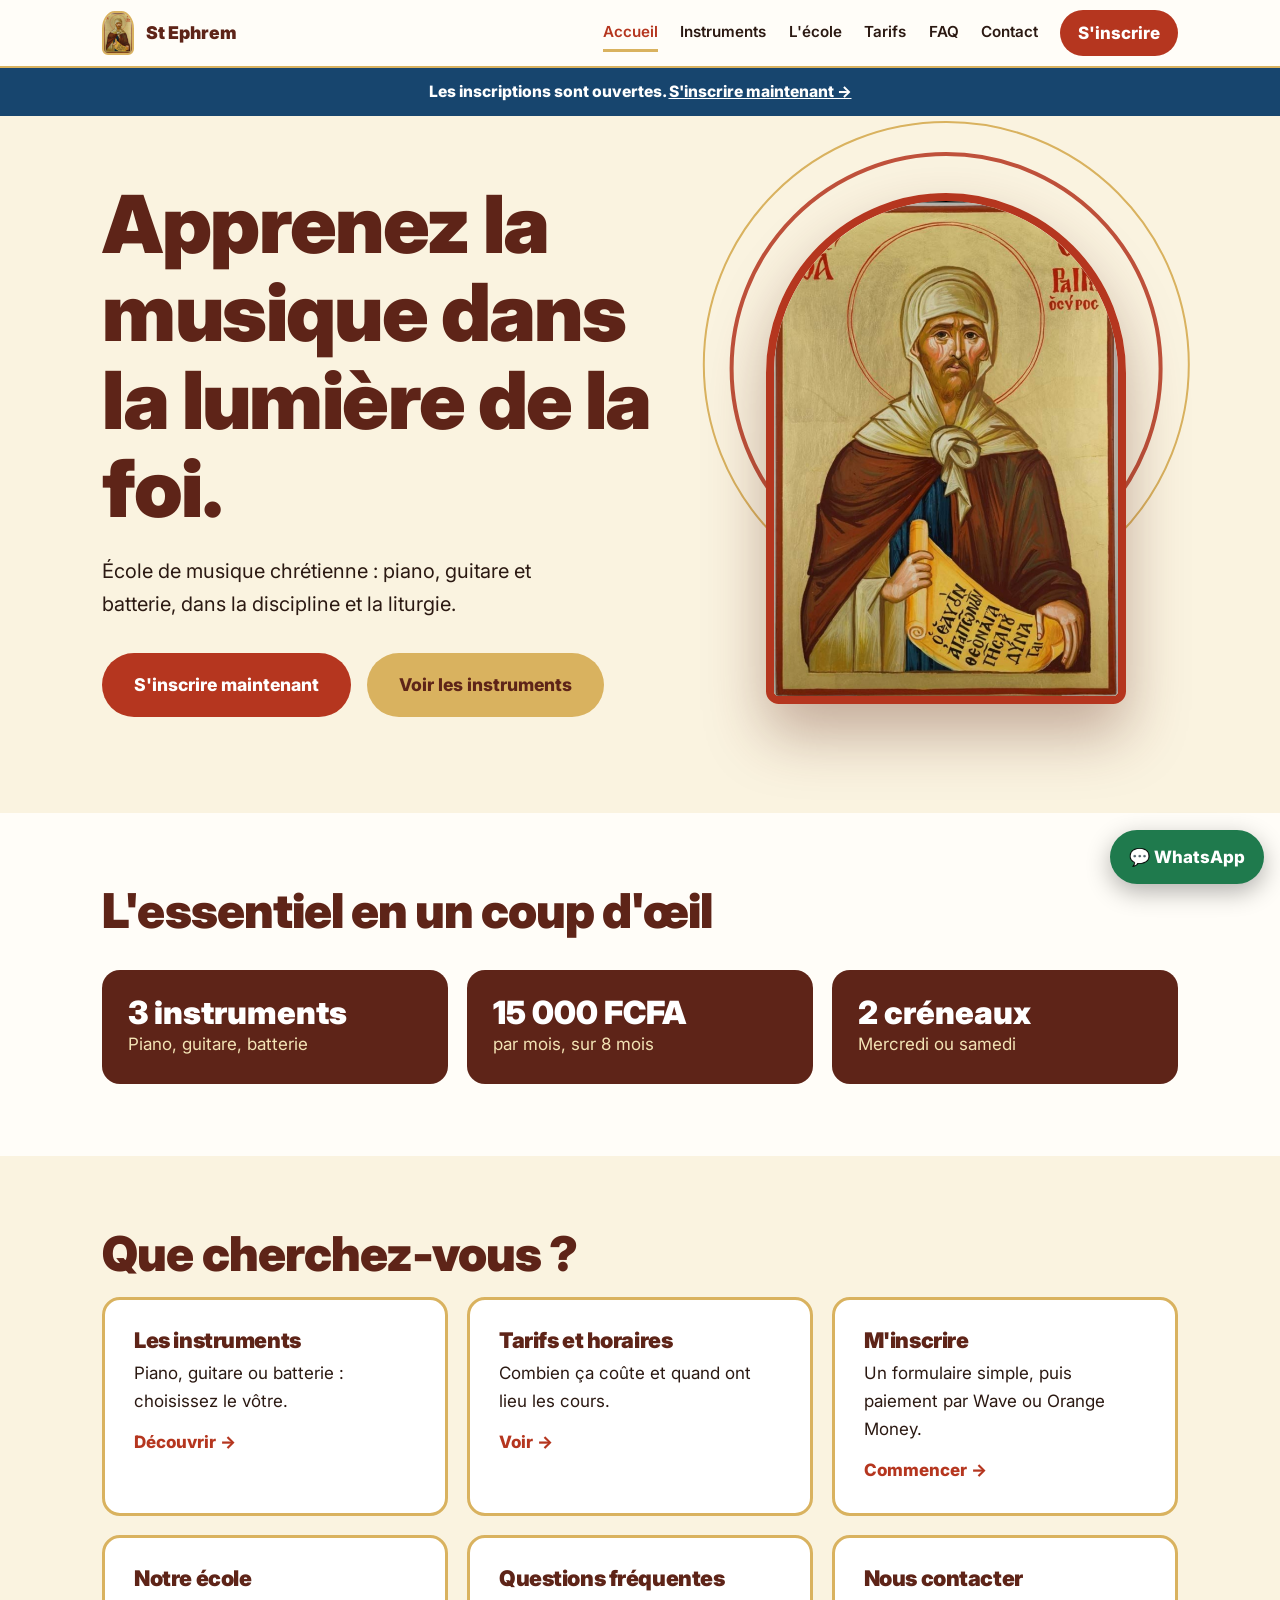
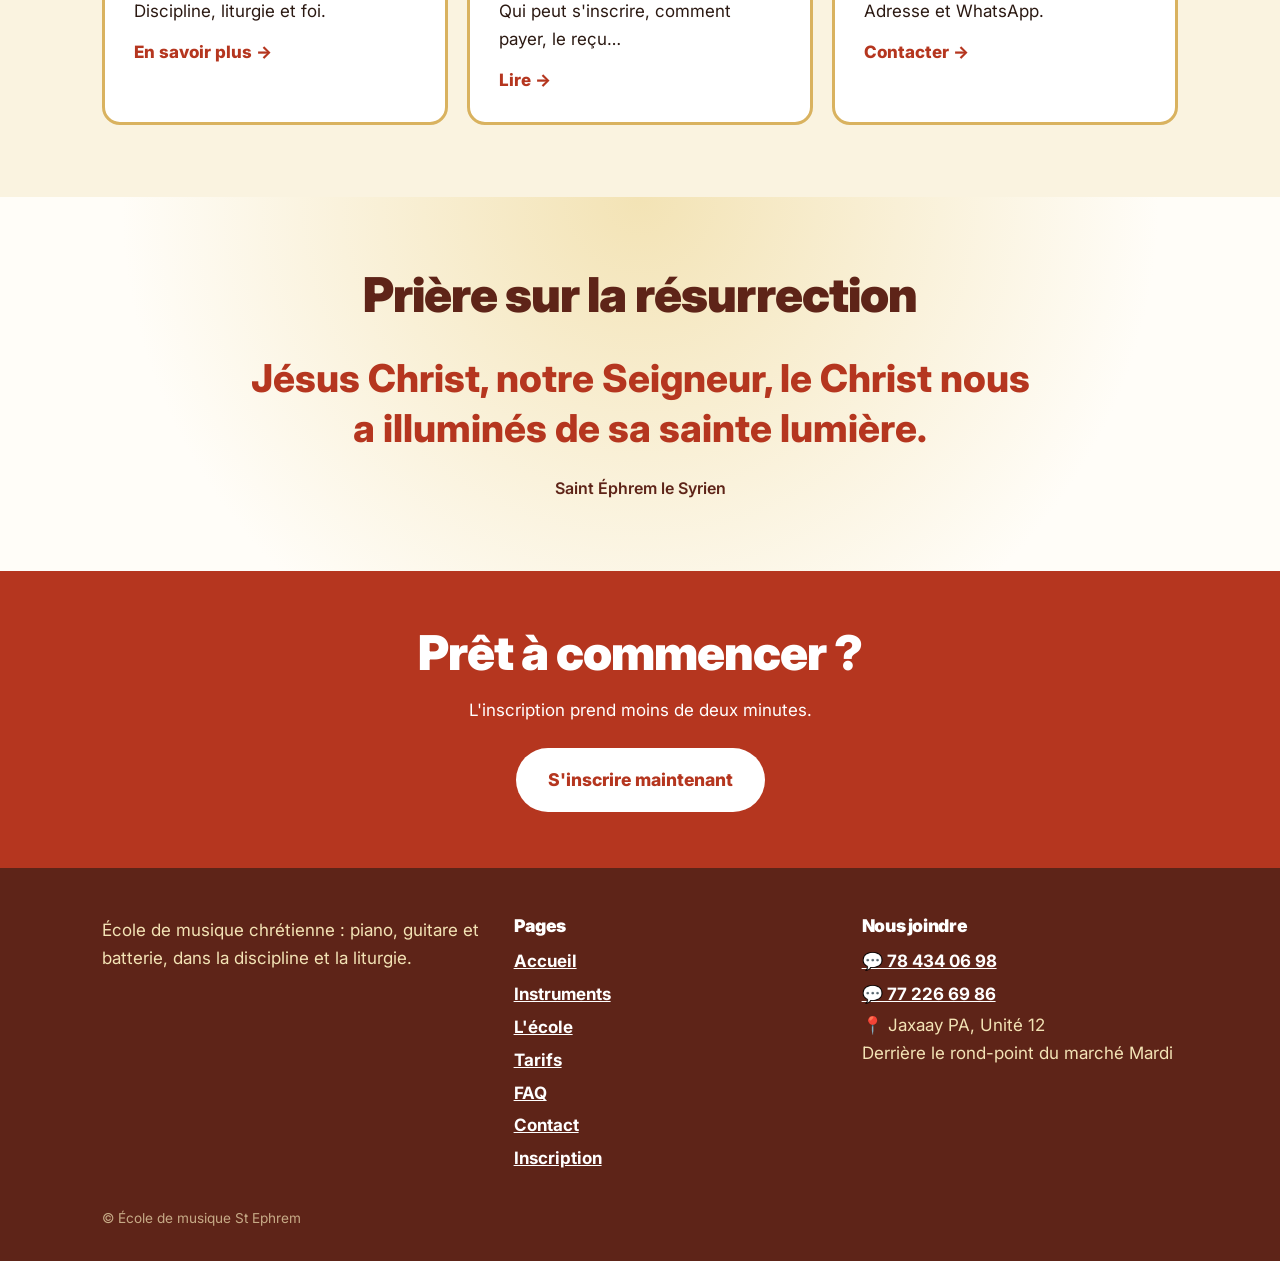
<file: index.html>
<!DOCTYPE html>
<html lang="fr">
<head>
<meta charset="utf-8">
<meta name="viewport" content="width=device-width, initial-scale=1, viewport-fit=cover">
<meta name="theme-color" content="#5E2418">
<title>École de musique St Ephrem – Piano, guitare, batterie</title>
<meta name="description" content="École de musique chrétienne St Ephrem : apprenez le piano, la guitare ou la batterie dans la discipline et la liturgie de la foi.">
<link rel="icon" href="logo.png">
<link rel="preconnect" href="https://fonts.googleapis.com">
<link rel="preconnect" href="https://fonts.gstatic.com" crossorigin>
<link href="https://fonts.googleapis.com/css2?family=Inter:wght@400;600;800;900&display=swap" rel="stylesheet">
<link rel="stylesheet" href="css/style.css">
</head>
<body>
<header>
  <div class="wrap">
    <a class="marque" href="index.html"><img src="logo.png" alt="Icône de saint Éphrem le Syrien"> St Ephrem</a>
    <button class="burger" id="burger" aria-label="Menu" aria-expanded="false" aria-controls="menu">☰</button>
    <nav id="menu" aria-label="Navigation principale"><a href="index.html" aria-current="page">Accueil</a><a href="instruments.html">Instruments</a><a href="ecole.html">L'école</a><a href="tarifs.html">Tarifs</a><a href="faq.html">FAQ</a><a href="contact.html">Contact</a><a class="btn" href="inscription.html">S'inscrire</a></nav>
  </div>
</header>
<div id="statut" role="status"></div>
<main>
<section class="hero">
  <div class="wrap">
    <div>
      <h1>Apprenez la musique dans la lumière de la foi.</h1>
      <p class="lead">École de musique chrétienne : piano, guitare et batterie, dans la discipline et la liturgie.</p>
      <div class="actions">
        <a class="btn grand" href="inscription.html">S'inscrire maintenant</a>
        <a class="btn or grand" href="instruments.html">Voir les instruments</a>
      </div>
    </div>
    <div class="icone"><img src="logo.png" alt="Icône de saint Éphrem le Syrien tenant un parchemin"></div>
  </div>
</section>

<section>
  <div class="wrap">
    <h2 class="rev">L'essentiel en un coup d'œil</h2>
    <div class="infos rev">
      <div class="info"><b>3 instruments</b>Piano, guitare, batterie</div>
      <div class="info"><b>15 000 FCFA</b>par mois, sur 8 mois</div>
      <div class="info"><b>2 créneaux</b>Mercredi ou samedi</div>
    </div>
  </div>
</section>

<section style="background:var(--papier)">
  <div class="wrap">
    <h2 class="rev">Que cherchez-vous ?</h2>
    <div class="raccourcis rev">
      <a class="carte" href="instruments.html"><h3>Les instruments</h3><p>Piano, guitare ou batterie : choisissez le vôtre.</p><span>Découvrir →</span></a>
      <a class="carte" href="tarifs.html"><h3>Tarifs et horaires</h3><p>Combien ça coûte et quand ont lieu les cours.</p><span>Voir →</span></a>
      <a class="carte" href="inscription.html"><h3>M'inscrire</h3><p>Un formulaire simple, puis paiement par Wave ou Orange Money.</p><span>Commencer →</span></a>
      <a class="carte" href="ecole.html"><h3>Notre école</h3><p>Discipline, liturgie et foi.</p><span>En savoir plus →</span></a>
      <a class="carte" href="faq.html"><h3>Questions fréquentes</h3><p>Qui peut s'inscrire, comment payer, le reçu…</p><span>Lire →</span></a>
      <a class="carte" href="contact.html"><h3>Nous contacter</h3><p>Adresse et WhatsApp.</p><span>Contacter →</span></a>
    </div>
  </div>
</section>

<section class="priere">
  <div class="wrap rev">
    <h2>Prière sur la résurrection</h2>
    <blockquote>Jésus Christ, notre Seigneur, le Christ nous a illuminés de sa sainte lumière.
      <small>Saint Éphrem le Syrien</small></blockquote>
  </div>
</section>
<section class="cta-fin"><div class="wrap rev"><h2>Prêt à commencer ?</h2><p style="margin-bottom:1.5rem">L'inscription prend moins de deux minutes.</p><a class="btn grand" href="inscription.html">S'inscrire maintenant</a></div></section>
</main>
<footer>
  <div class="wrap">
    <div class="grille">
      <div class="f-marque"><a class="marque f-logo" href="index.html"><img src="logo.png" alt=""> St Ephrem</a><p>École de musique chrétienne : piano, guitare et batterie, dans la discipline et la liturgie.</p></div>
      <div class="f-pages"><h3>Pages</h3><div class="f-liens"><a href="index.html">Accueil</a><a href="instruments.html">Instruments</a><a href="ecole.html">L'école</a><a href="tarifs.html">Tarifs</a><a href="faq.html">FAQ</a><a href="contact.html">Contact</a><a href="inscription.html">Inscription</a></div></div>
      <div class="f-contact"><h3>Nous joindre</h3><a class="f-btn" href="https://wa.me/221784340698">💬 78 434 06 98</a><a class="f-btn" href="https://wa.me/221772266986">💬 77 226 69 86</a><p>📍 Jaxaay PA, Unité 12<br>Derrière le rond-point du marché Mardi</p></div>
    </div>
    <p class="copy">© École de musique St Ephrem</p>
  </div>
</footer>
<a class="wa" href="https://wa.me/221784340698" aria-label="Écrire sur WhatsApp">💬 WhatsApp</a>
<div class="barre-mobile"><a class="b-insc" href="inscription.html">S'inscrire</a><a class="b-wa" href="https://wa.me/221784340698">💬 WhatsApp</a></div>
<script src="js/main.js"></script>

</body>
</html>
</file>
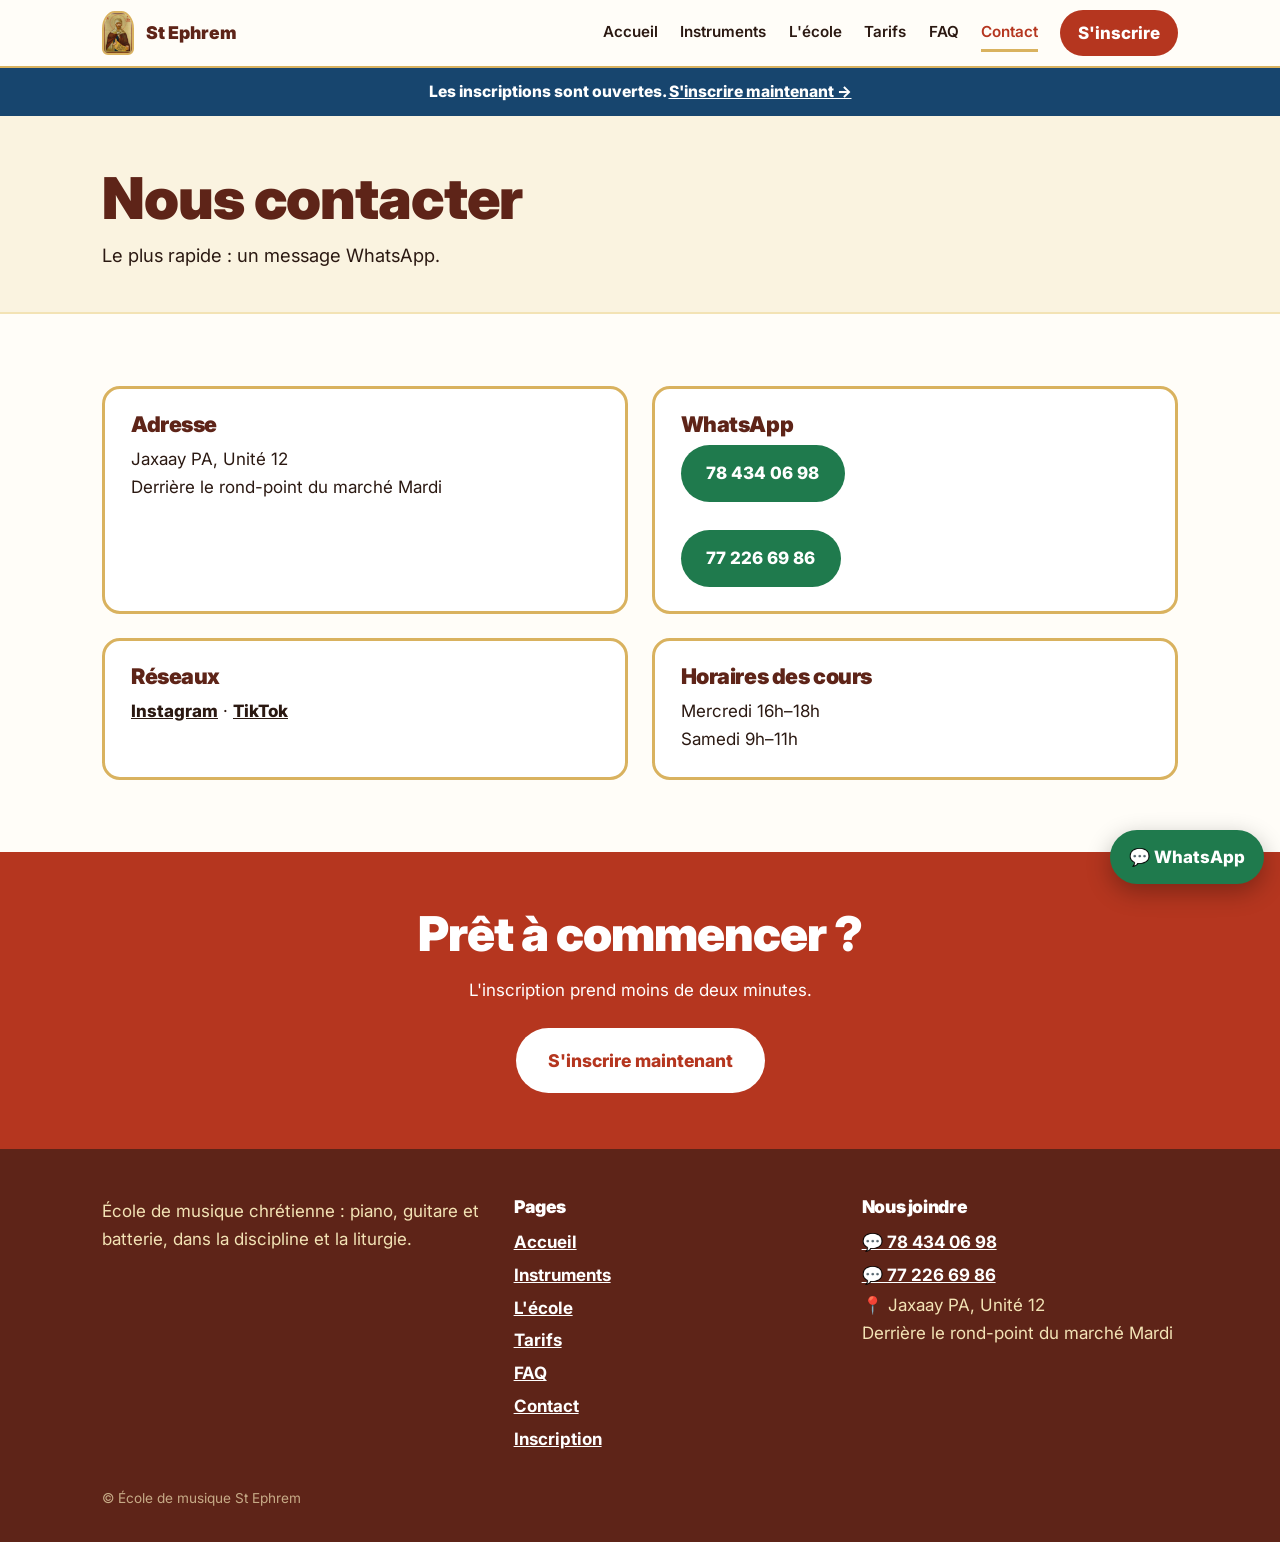
<file: contact.html>
<!DOCTYPE html>
<html lang="fr">
<head>
<meta charset="utf-8">
<meta name="viewport" content="width=device-width, initial-scale=1, viewport-fit=cover">
<meta name="theme-color" content="#5E2418">
<title>Contact – École de musique St Ephrem</title>
<meta name="description" content="Adresse et WhatsApp de l'école de musique St Ephrem, Jaxaay PA, Unité 12.">
<link rel="icon" href="logo.png">
<link rel="preconnect" href="https://fonts.googleapis.com">
<link rel="preconnect" href="https://fonts.gstatic.com" crossorigin>
<link href="https://fonts.googleapis.com/css2?family=Inter:wght@400;600;800;900&display=swap" rel="stylesheet">
<link rel="stylesheet" href="css/style.css">
</head>
<body>
<header>
  <div class="wrap">
    <a class="marque" href="index.html"><img src="logo.png" alt="Icône de saint Éphrem le Syrien"> St Ephrem</a>
    <button class="burger" id="burger" aria-label="Menu" aria-expanded="false" aria-controls="menu">☰</button>
    <nav id="menu" aria-label="Navigation principale"><a href="index.html">Accueil</a><a href="instruments.html">Instruments</a><a href="ecole.html">L'école</a><a href="tarifs.html">Tarifs</a><a href="faq.html">FAQ</a><a href="contact.html" aria-current="page">Contact</a><a class="btn" href="inscription.html">S'inscrire</a></nav>
  </div>
</header>
<div id="statut" role="status"></div>
<main>
<section class="titre-page"><div class="wrap"><h1>Nous contacter</h1><p>Le plus rapide : un message WhatsApp.</p></div></section>
<section><div class="wrap">
  <div class="contact-grille rev">
    <div class="boite"><h3>Adresse</h3><p>Jaxaay PA, Unité 12<br>Derrière le rond-point du marché Mardi</p></div>
    <div class="boite"><h3>WhatsApp</h3>
      <p><a class="btn vert" href="https://wa.me/221784340698">78 434 06 98</a></p><br>
      <p><a class="btn vert" href="https://wa.me/221772266986">77 226 69 86</a></p></div>
    <div class="boite"><h3>Réseaux</h3><p><a href="https://instagram.com/" target="_blank" rel="noopener">Instagram</a> · <a href="https://tiktok.com/" target="_blank" rel="noopener">TikTok</a></p></div>
    <div class="boite"><h3>Horaires des cours</h3><p>Mercredi 16h–18h<br>Samedi 9h–11h</p></div>
  </div>
</div></section>
<section class="cta-fin"><div class="wrap rev"><h2>Prêt à commencer ?</h2><p style="margin-bottom:1.5rem">L'inscription prend moins de deux minutes.</p><a class="btn grand" href="inscription.html">S'inscrire maintenant</a></div></section>
</main>
<footer>
  <div class="wrap">
    <div class="grille">
      <div class="f-marque"><a class="marque f-logo" href="index.html"><img src="logo.png" alt=""> St Ephrem</a><p>École de musique chrétienne : piano, guitare et batterie, dans la discipline et la liturgie.</p></div>
      <div class="f-pages"><h3>Pages</h3><div class="f-liens"><a href="index.html">Accueil</a><a href="instruments.html">Instruments</a><a href="ecole.html">L'école</a><a href="tarifs.html">Tarifs</a><a href="faq.html">FAQ</a><a href="contact.html">Contact</a><a href="inscription.html">Inscription</a></div></div>
      <div class="f-contact"><h3>Nous joindre</h3><a class="f-btn" href="https://wa.me/221784340698">💬 78 434 06 98</a><a class="f-btn" href="https://wa.me/221772266986">💬 77 226 69 86</a><p>📍 Jaxaay PA, Unité 12<br>Derrière le rond-point du marché Mardi</p></div>
    </div>
    <p class="copy">© École de musique St Ephrem</p>
  </div>
</footer>
<a class="wa" href="https://wa.me/221784340698" aria-label="Écrire sur WhatsApp">💬 WhatsApp</a>
<div class="barre-mobile"><a class="b-insc" href="inscription.html">S'inscrire</a><a class="b-wa" href="https://wa.me/221784340698">💬 WhatsApp</a></div>
<script src="js/main.js"></script>

</body>
</html>
</file>
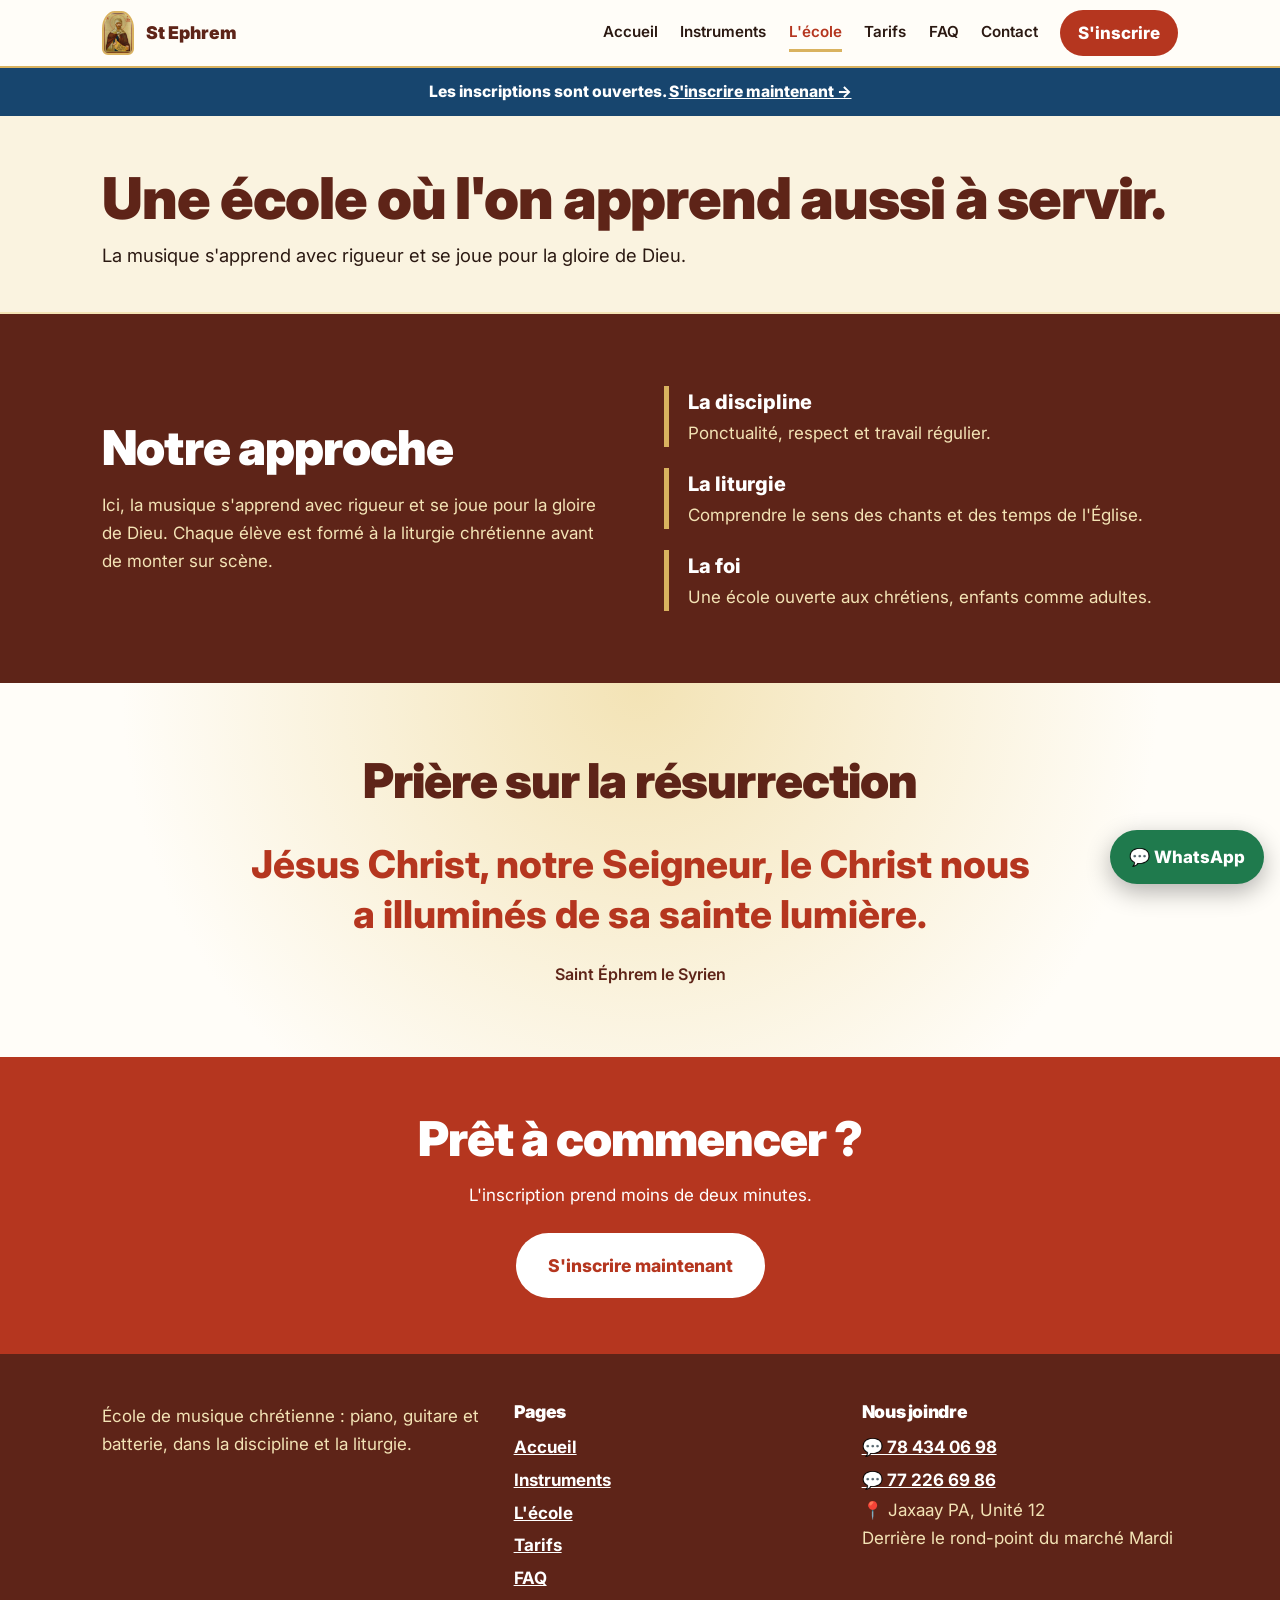
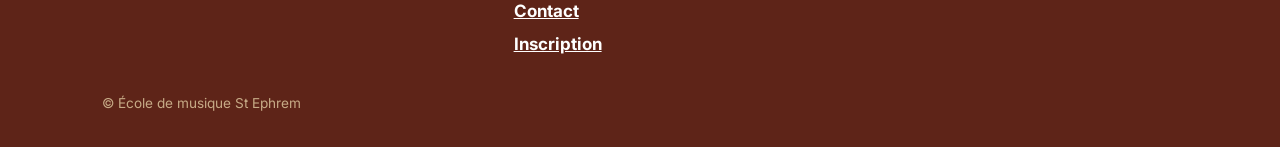
<file: ecole.html>
<!DOCTYPE html>
<html lang="fr">
<head>
<meta charset="utf-8">
<meta name="viewport" content="width=device-width, initial-scale=1, viewport-fit=cover">
<meta name="theme-color" content="#5E2418">
<title>L'école – École de musique St Ephrem</title>
<meta name="description" content="Une école où l'on apprend la musique avec discipline, liturgie et foi chrétienne.">
<link rel="icon" href="logo.png">
<link rel="preconnect" href="https://fonts.googleapis.com">
<link rel="preconnect" href="https://fonts.gstatic.com" crossorigin>
<link href="https://fonts.googleapis.com/css2?family=Inter:wght@400;600;800;900&display=swap" rel="stylesheet">
<link rel="stylesheet" href="css/style.css">
</head>
<body>
<header>
  <div class="wrap">
    <a class="marque" href="index.html"><img src="logo.png" alt="Icône de saint Éphrem le Syrien"> St Ephrem</a>
    <button class="burger" id="burger" aria-label="Menu" aria-expanded="false" aria-controls="menu">☰</button>
    <nav id="menu" aria-label="Navigation principale"><a href="index.html">Accueil</a><a href="instruments.html">Instruments</a><a href="ecole.html" aria-current="page">L'école</a><a href="tarifs.html">Tarifs</a><a href="faq.html">FAQ</a><a href="contact.html">Contact</a><a class="btn" href="inscription.html">S'inscrire</a></nav>
  </div>
</header>
<div id="statut" role="status"></div>
<main>
<section class="titre-page"><div class="wrap"><h1>Une école où l'on apprend aussi à servir.</h1><p>La musique s'apprend avec rigueur et se joue pour la gloire de Dieu.</p></div></section>
<section class="ecole">
  <div class="wrap">
    <div class="rev">
      <h2>Notre approche</h2>
      <p>Ici, la musique s'apprend avec rigueur et se joue pour la gloire de Dieu. Chaque élève est formé à la liturgie chrétienne avant de monter sur scène.</p>
    </div>
    <ul class="valeurs rev">
      <li><strong>La discipline</strong>Ponctualité, respect et travail régulier.</li>
      <li><strong>La liturgie</strong>Comprendre le sens des chants et des temps de l'Église.</li>
      <li><strong>La foi</strong>Une école ouverte aux chrétiens, enfants comme adultes.</li>
    </ul>
  </div>
</section>
<section class="priere">
  <div class="wrap rev">
    <h2>Prière sur la résurrection</h2>
    <blockquote>Jésus Christ, notre Seigneur, le Christ nous a illuminés de sa sainte lumière.
      <small>Saint Éphrem le Syrien</small></blockquote>
  </div>
</section>
<section class="cta-fin"><div class="wrap rev"><h2>Prêt à commencer ?</h2><p style="margin-bottom:1.5rem">L'inscription prend moins de deux minutes.</p><a class="btn grand" href="inscription.html">S'inscrire maintenant</a></div></section>
</main>
<footer>
  <div class="wrap">
    <div class="grille">
      <div class="f-marque"><a class="marque f-logo" href="index.html"><img src="logo.png" alt=""> St Ephrem</a><p>École de musique chrétienne : piano, guitare et batterie, dans la discipline et la liturgie.</p></div>
      <div class="f-pages"><h3>Pages</h3><div class="f-liens"><a href="index.html">Accueil</a><a href="instruments.html">Instruments</a><a href="ecole.html">L'école</a><a href="tarifs.html">Tarifs</a><a href="faq.html">FAQ</a><a href="contact.html">Contact</a><a href="inscription.html">Inscription</a></div></div>
      <div class="f-contact"><h3>Nous joindre</h3><a class="f-btn" href="https://wa.me/221784340698">💬 78 434 06 98</a><a class="f-btn" href="https://wa.me/221772266986">💬 77 226 69 86</a><p>📍 Jaxaay PA, Unité 12<br>Derrière le rond-point du marché Mardi</p></div>
    </div>
    <p class="copy">© École de musique St Ephrem</p>
  </div>
</footer>
<a class="wa" href="https://wa.me/221784340698" aria-label="Écrire sur WhatsApp">💬 WhatsApp</a>
<div class="barre-mobile"><a class="b-insc" href="inscription.html">S'inscrire</a><a class="b-wa" href="https://wa.me/221784340698">💬 WhatsApp</a></div>
<script src="js/main.js"></script>

</body>
</html>
</file>
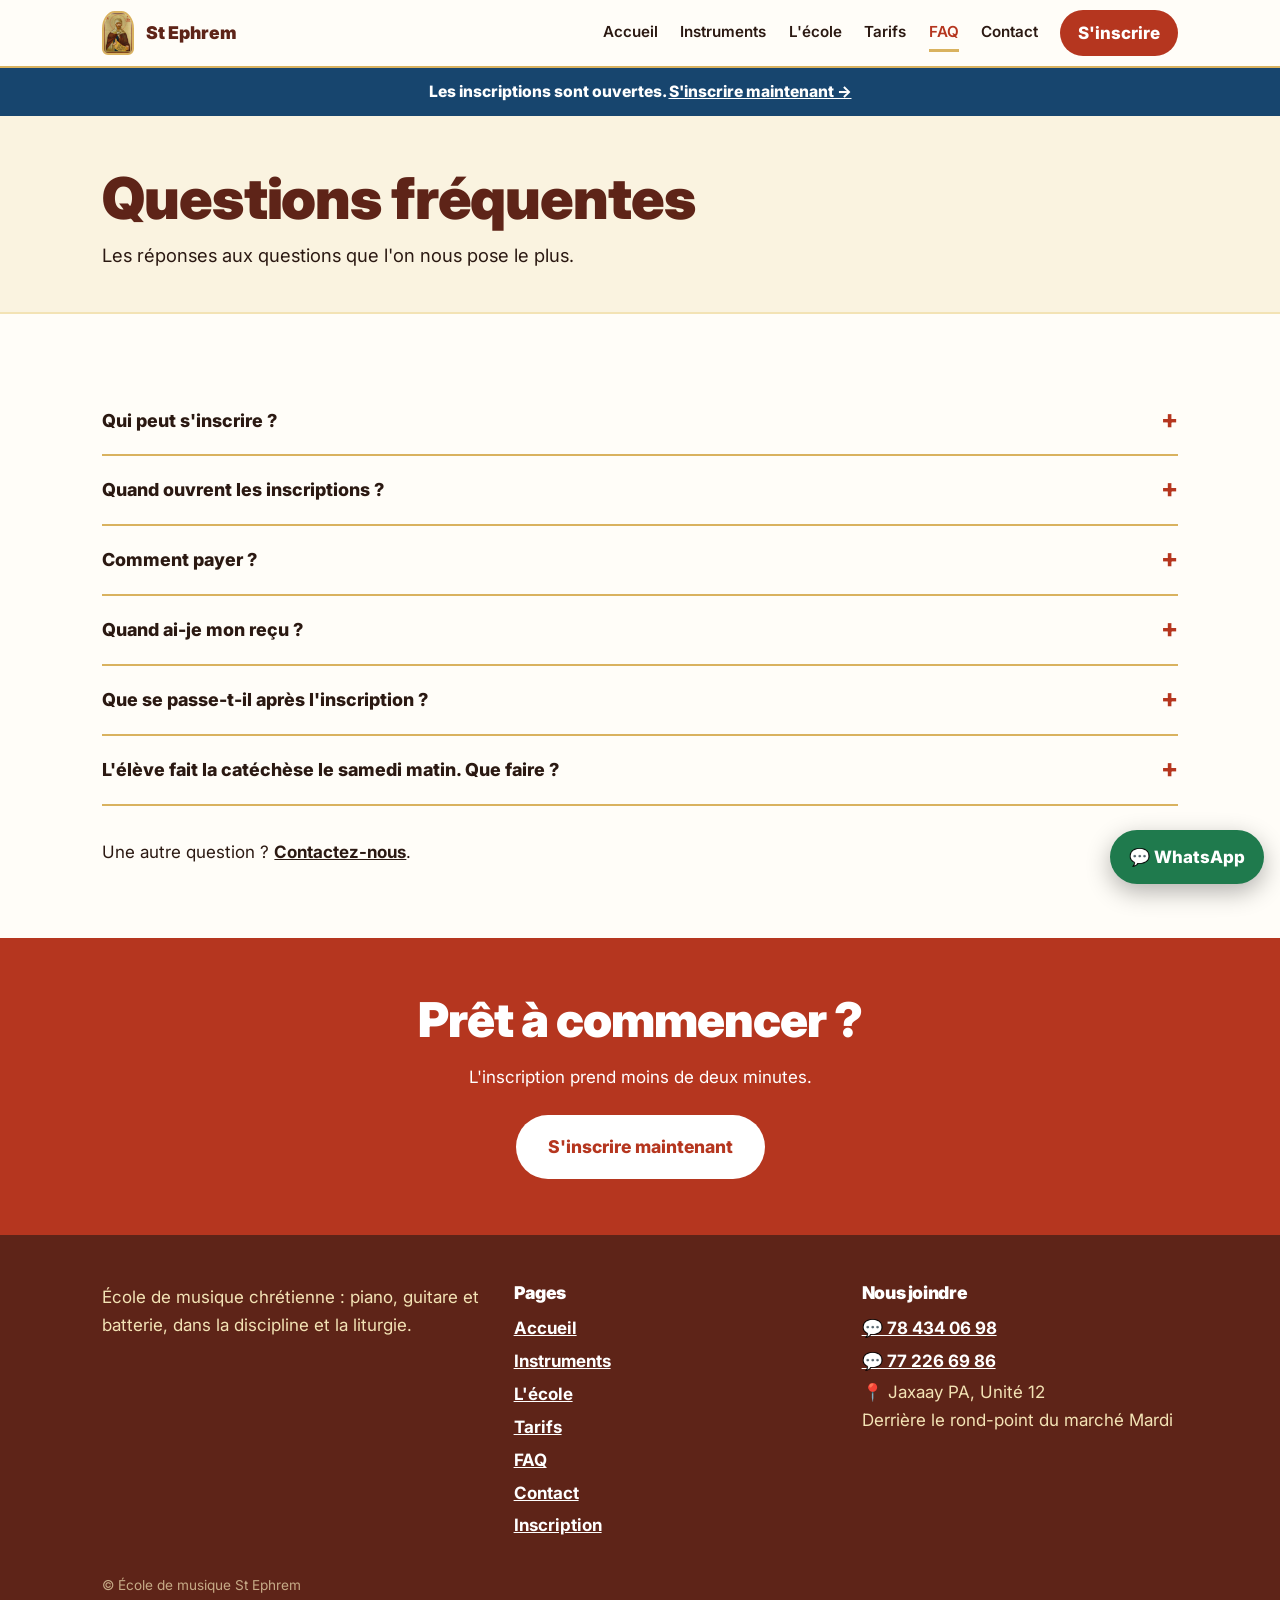
<file: faq.html>
<!DOCTYPE html>
<html lang="fr">
<head>
<meta charset="utf-8">
<meta name="viewport" content="width=device-width, initial-scale=1, viewport-fit=cover">
<meta name="theme-color" content="#5E2418">
<title>Questions fréquentes – École de musique St Ephrem</title>
<meta name="description" content="Réponses aux questions fréquentes : inscription, paiement, reçu, horaires.">
<link rel="icon" href="logo.png">
<link rel="preconnect" href="https://fonts.googleapis.com">
<link rel="preconnect" href="https://fonts.gstatic.com" crossorigin>
<link href="https://fonts.googleapis.com/css2?family=Inter:wght@400;600;800;900&display=swap" rel="stylesheet">
<link rel="stylesheet" href="css/style.css">
</head>
<body>
<header>
  <div class="wrap">
    <a class="marque" href="index.html"><img src="logo.png" alt="Icône de saint Éphrem le Syrien"> St Ephrem</a>
    <button class="burger" id="burger" aria-label="Menu" aria-expanded="false" aria-controls="menu">☰</button>
    <nav id="menu" aria-label="Navigation principale"><a href="index.html">Accueil</a><a href="instruments.html">Instruments</a><a href="ecole.html">L'école</a><a href="tarifs.html">Tarifs</a><a href="faq.html" aria-current="page">FAQ</a><a href="contact.html">Contact</a><a class="btn" href="inscription.html">S'inscrire</a></nav>
  </div>
</header>
<div id="statut" role="status"></div>
<main>
<section class="titre-page"><div class="wrap"><h1>Questions fréquentes</h1><p>Les réponses aux questions que l'on nous pose le plus.</p></div></section>
<section><div class="wrap"><div class="rev"><details><summary>Qui peut s'inscrire ?</summary><p>Toute personne chrétienne. L'école est basée sur la liturgie et la foi chrétiennes.</p></details><details><summary>Quand ouvrent les inscriptions ?</summary><p>Les inscriptions sont actuellement ouvertes. Vous pouvez vous inscrire dès maintenant depuis la page Inscription.</p></details><details><summary>Comment payer ?</summary><p>Par Wave ou Orange Money. L'inscription avec la tenue coûte 25 000 FCFA, puis 15 000 FCFA par mois pendant 8 mois.</p></details><details><summary>Quand ai-je mon reçu ?</summary><p>Un reçu en PDF vous est envoyé après l'inscription.</p></details><details><summary>Que se passe-t-il après l'inscription ?</summary><p>Vous fournissez votre dossier, puis nous vous contactons par téléphone pour confirmer la validation.</p></details><details><summary>L'élève fait la catéchèse le samedi matin. Que faire ?</summary><p>Son cours est donc le mercredi de 16h à 18h.</p></details></div>
<p class="rev" style="margin-top:2rem">Une autre question ? <a href="contact.html"><strong>Contactez-nous</strong></a>.</p></div></section>
<section class="cta-fin"><div class="wrap rev"><h2>Prêt à commencer ?</h2><p style="margin-bottom:1.5rem">L'inscription prend moins de deux minutes.</p><a class="btn grand" href="inscription.html">S'inscrire maintenant</a></div></section>
</main>
<footer>
  <div class="wrap">
    <div class="grille">
      <div class="f-marque"><a class="marque f-logo" href="index.html"><img src="logo.png" alt=""> St Ephrem</a><p>École de musique chrétienne : piano, guitare et batterie, dans la discipline et la liturgie.</p></div>
      <div class="f-pages"><h3>Pages</h3><div class="f-liens"><a href="index.html">Accueil</a><a href="instruments.html">Instruments</a><a href="ecole.html">L'école</a><a href="tarifs.html">Tarifs</a><a href="faq.html">FAQ</a><a href="contact.html">Contact</a><a href="inscription.html">Inscription</a></div></div>
      <div class="f-contact"><h3>Nous joindre</h3><a class="f-btn" href="https://wa.me/221784340698">💬 78 434 06 98</a><a class="f-btn" href="https://wa.me/221772266986">💬 77 226 69 86</a><p>📍 Jaxaay PA, Unité 12<br>Derrière le rond-point du marché Mardi</p></div>
    </div>
    <p class="copy">© École de musique St Ephrem</p>
  </div>
</footer>
<a class="wa" href="https://wa.me/221784340698" aria-label="Écrire sur WhatsApp">💬 WhatsApp</a>
<div class="barre-mobile"><a class="b-insc" href="inscription.html">S'inscrire</a><a class="b-wa" href="https://wa.me/221784340698">💬 WhatsApp</a></div>
<script src="js/main.js"></script>

</body>
</html>
</file>
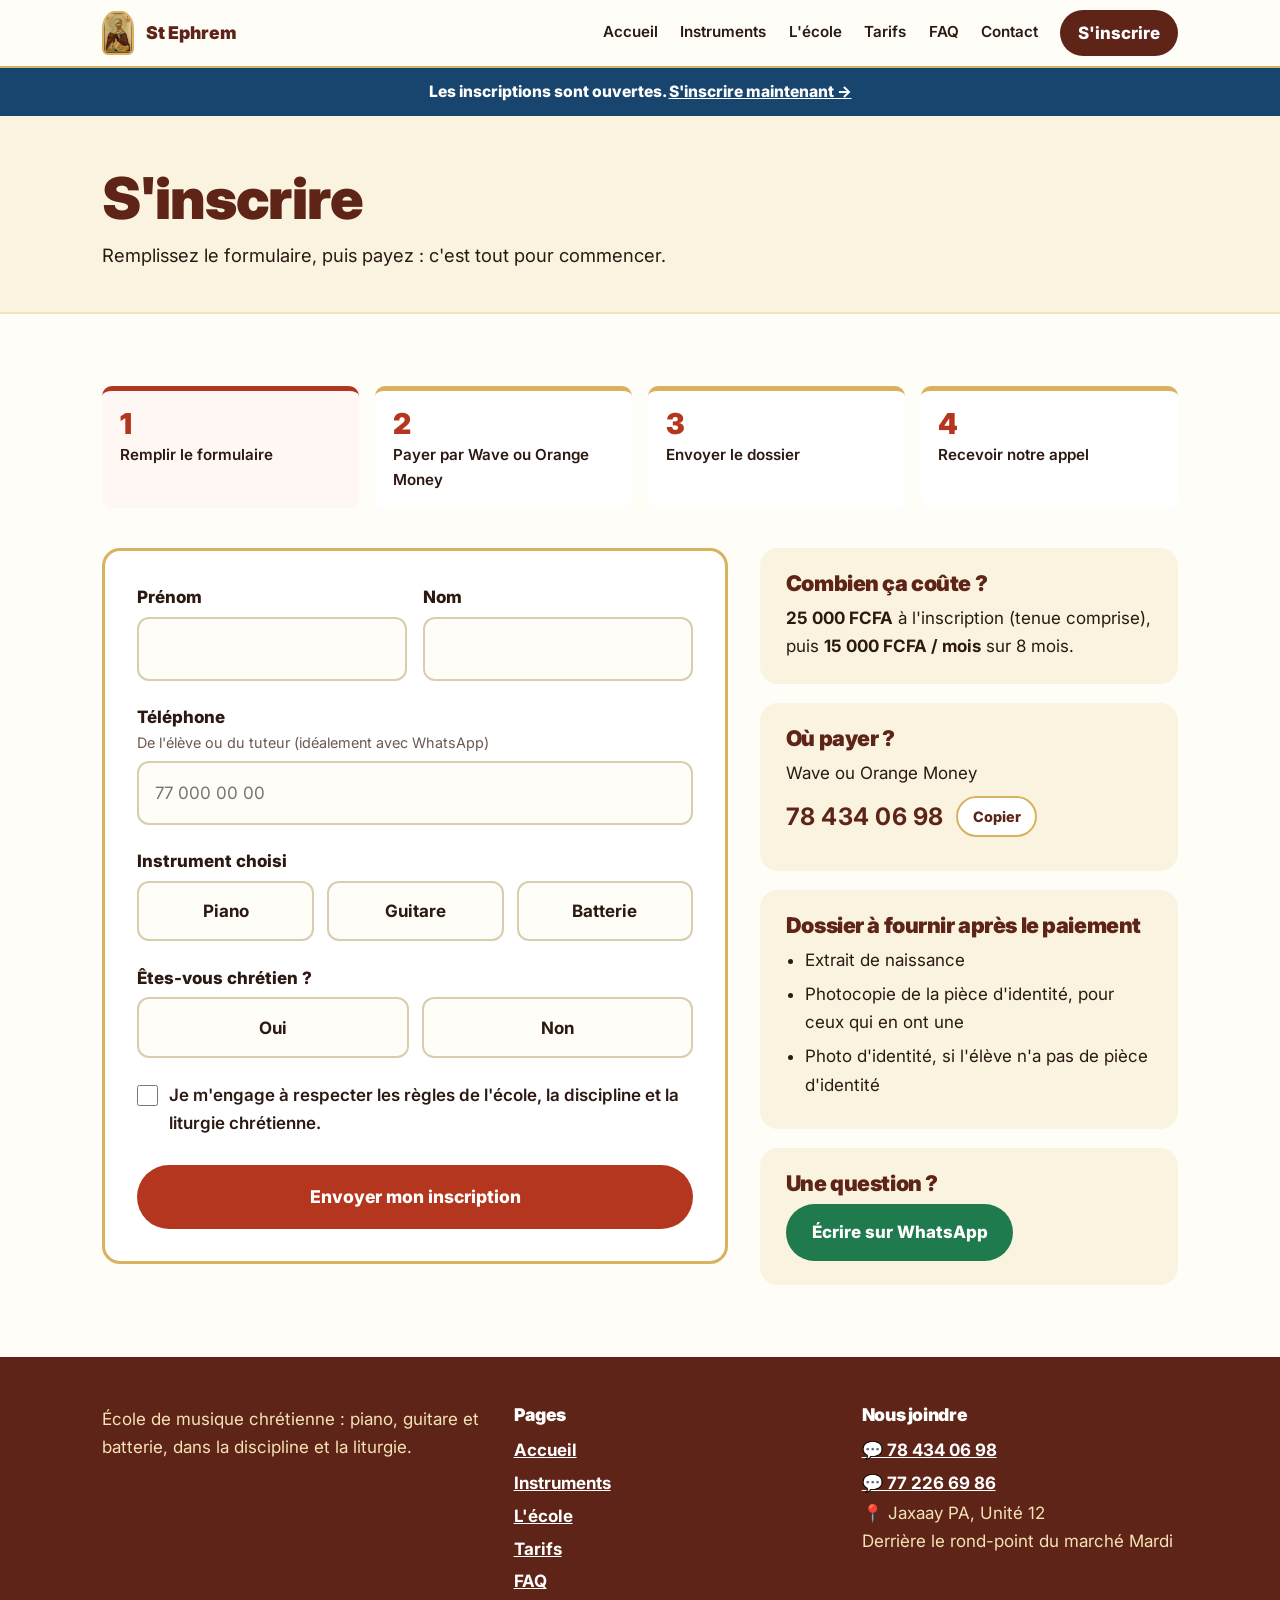
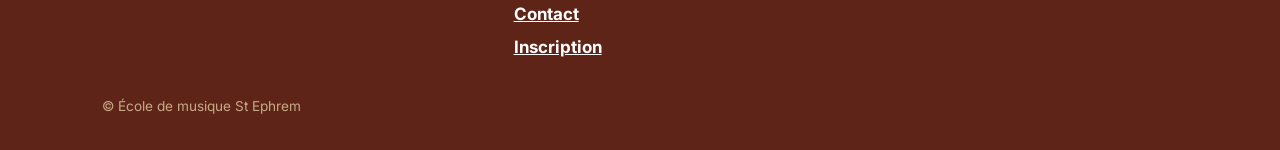
<file: inscription.html>
<!DOCTYPE html>
<html lang="fr">
<head>
<meta charset="utf-8">
<meta name="viewport" content="width=device-width, initial-scale=1, viewport-fit=cover">
<meta name="theme-color" content="#5E2418">
<title>Inscription – École de musique St Ephrem</title>
<meta name="description" content="Inscrivez-vous à l'école de musique St Ephrem en moins de deux minutes.">
<link rel="icon" href="logo.png">
<link rel="preconnect" href="https://fonts.googleapis.com">
<link rel="preconnect" href="https://fonts.gstatic.com" crossorigin>
<link href="https://fonts.googleapis.com/css2?family=Inter:wght@400;600;800;900&display=swap" rel="stylesheet">
<link rel="stylesheet" href="css/style.css">
</head>
<body class="sans-barre">
<header>
  <div class="wrap">
    <a class="marque" href="index.html"><img src="logo.png" alt="Icône de saint Éphrem le Syrien"> St Ephrem</a>
    <button class="burger" id="burger" aria-label="Menu" aria-expanded="false" aria-controls="menu">☰</button>
    <nav id="menu" aria-label="Navigation principale"><a href="index.html">Accueil</a><a href="instruments.html">Instruments</a><a href="ecole.html">L'école</a><a href="tarifs.html">Tarifs</a><a href="faq.html">FAQ</a><a href="contact.html">Contact</a><a class="btn" href="inscription.html" aria-current="page">S'inscrire</a></nav>
  </div>
</header>
<div id="statut" role="status"></div>
<main>
<section class="titre-page"><div class="wrap"><h1>S'inscrire</h1><p>Remplissez le formulaire, puis payez : c'est tout pour commencer.</p></div></section>
<section><div class="wrap">
  <ol class="etapes" aria-label="Étapes de l'inscription">
    <li>Remplir le formulaire</li>
    <li>Payer par Wave ou Orange Money</li>
    <li>Envoyer le dossier</li>
    <li>Recevoir notre appel</li>
  </ol>
  <div class="insc-grille">
    <div>
      <form id="form" novalidate>
        <div class="duo">
          <div><label for="prenom">Prénom</label><input type="text" id="prenom" name="prenom" autocomplete="given-name"><div class="err" id="err-prenom"></div></div>
          <div><label for="nom">Nom</label><input type="text" id="nom" name="nom" autocomplete="family-name"><div class="err" id="err-nom"></div></div>
        </div>
        <div><label for="tel">Téléphone <span class="aide">De l'élève ou du tuteur (idéalement avec WhatsApp)</span></label><input type="tel" id="tel" name="telephone" inputmode="tel" autocomplete="tel" placeholder="77 000 00 00"><div class="err" id="err-telephone"></div></div>
        <div><span class="lbl">Instrument choisi</span>
          <div class="choix" role="group" aria-label="Instrument">
            <label><input type="radio" name="instrument" value="Piano"> Piano</label>
            <label><input type="radio" name="instrument" value="Guitare"> Guitare</label>
            <label><input type="radio" name="instrument" value="Batterie"> Batterie</label>
          </div><div class="err" id="err-instrument"></div></div>
        <div><span class="lbl">Êtes-vous chrétien ?</span>
          <div class="choix deux" role="group" aria-label="Êtes-vous chrétien">
            <label><input type="radio" name="chretien" value="oui"> Oui</label>
            <label><input type="radio" name="chretien" value="non"> Non</label>
          </div><div class="err" id="err-chretien"></div></div>
        <div id="refus" class="msg non">L'inscription est réservée aux chrétiens. L'école suit la liturgie chrétienne, et chaque élève doit être chrétien pour s'inscrire.</div>
        <div class="engage"><label><input type="checkbox" name="engagement"> <span>Je m'engage à respecter les règles de l'école, la discipline et la liturgie chrétienne.</span></label><div class="err" id="err-engagement"></div></div>
        <button class="btn grand" id="envoi" type="submit">Envoyer mon inscription</button>
      </form>

      <div id="succes" tabindex="-1" role="status">
        <h2>✓ Inscription enregistrée</h2>
        <div class="recap">Élève : <span id="r-nom"></span><br>Instrument : <span id="r-inst"></span><br>Téléphone : <span id="r-tel"></span></div>
        <p><strong>Il reste 2 choses à faire :</strong></p>
        <ol>
          <li><strong>Payer 25 000 FCFA</strong> (inscription + tenue) par Wave ou Orange Money au <strong>78 434 06 98</strong>.</li>
          <li><strong>Envoyer la capture du paiement</strong> sur WhatsApp avec le bouton ci-dessous : votre message est déjà prêt.</li>
        </ol>
        <div class="actions-col">
          <a class="btn vert grand" id="wa-envoi" href="#" target="_blank" rel="noopener">Envoyer la capture sur WhatsApp</a>
          <button class="copier" type="button" data-copier="784340698">Copier le numéro de paiement</button>
        </div>
        <p style="margin-top:1rem">Nous vous appellerons ensuite pour valider. Vous recevrez votre reçu en PDF.</p>
      </div>
    </div>

    <aside class="cote">
      <div class="boite">
        <h3>Combien ça coûte ?</h3>
        <p><strong>25 000 FCFA</strong> à l'inscription (tenue comprise), puis <strong>15 000 FCFA / mois</strong> sur 8 mois.</p>
      </div>
      <div class="boite">
        <h3>Où payer ?</h3>
        <p>Wave ou Orange Money</p>
        <div class="num"><b>78 434 06 98</b><button class="copier" type="button" data-copier="784340698">Copier</button></div>
      </div>
      <div class="boite">
        <h3>Dossier à fournir après le paiement</h3>
        <ul>
          <li>Extrait de naissance</li>
          <li>Photocopie de la pièce d'identité, pour ceux qui en ont une</li>
          <li>Photo d'identité, si l'élève n'a pas de pièce d'identité</li>
        </ul>
      </div>
      <div class="boite">
        <h3>Une question ?</h3>
        <p><a class="btn vert" href="https://wa.me/221784340698">Écrire sur WhatsApp</a></p>
      </div>
    </aside>
  </div>
</div></section>
</main>
<footer>
  <div class="wrap">
    <div class="grille">
      <div class="f-marque"><a class="marque f-logo" href="index.html"><img src="logo.png" alt=""> St Ephrem</a><p>École de musique chrétienne : piano, guitare et batterie, dans la discipline et la liturgie.</p></div>
      <div class="f-pages"><h3>Pages</h3><div class="f-liens"><a href="index.html">Accueil</a><a href="instruments.html">Instruments</a><a href="ecole.html">L'école</a><a href="tarifs.html">Tarifs</a><a href="faq.html">FAQ</a><a href="contact.html">Contact</a><a href="inscription.html">Inscription</a></div></div>
      <div class="f-contact"><h3>Nous joindre</h3><a class="f-btn" href="https://wa.me/221784340698">💬 78 434 06 98</a><a class="f-btn" href="https://wa.me/221772266986">💬 77 226 69 86</a><p>📍 Jaxaay PA, Unité 12<br>Derrière le rond-point du marché Mardi</p></div>
    </div>
    <p class="copy">© École de musique St Ephrem</p>
  </div>
</footer>


<script src="js/main.js"></script>
<script src="js/inscription.js"></script>
</body>
</html>
</file>
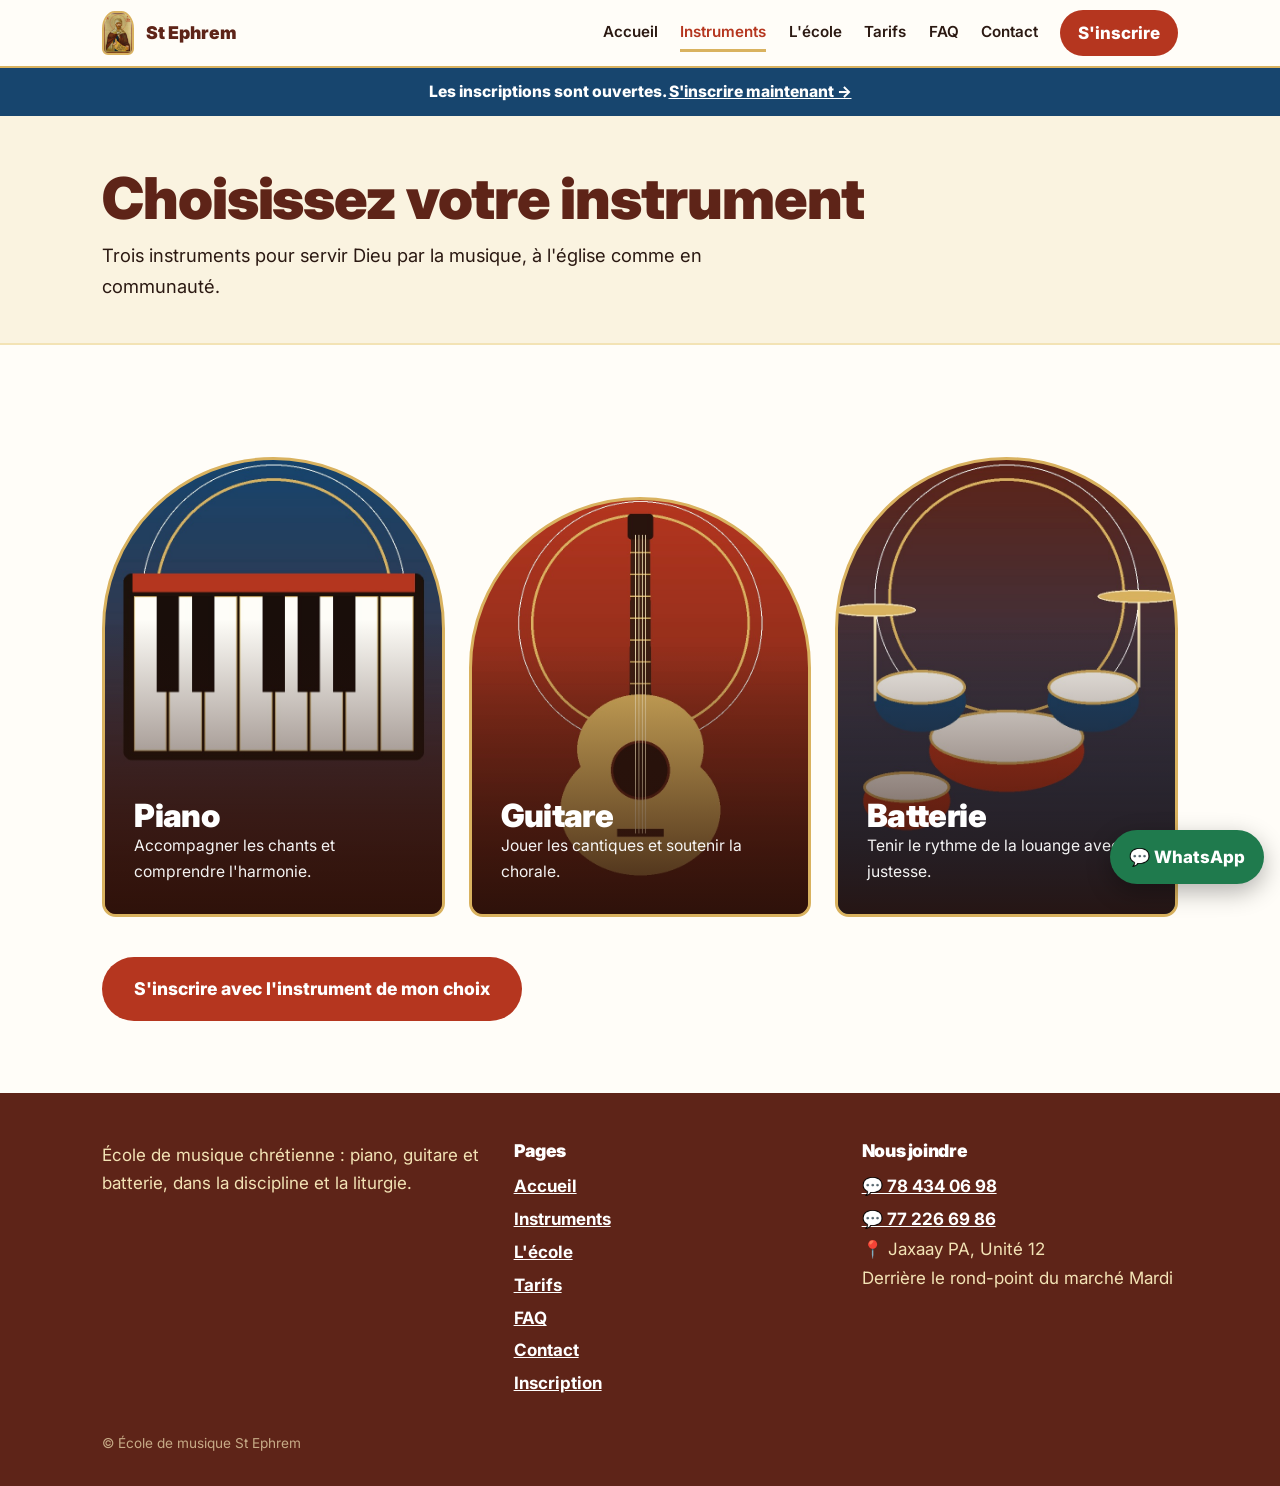
<file: instruments.html>
<!DOCTYPE html>
<html lang="fr">
<head>
<meta charset="utf-8">
<meta name="viewport" content="width=device-width, initial-scale=1, viewport-fit=cover">
<meta name="theme-color" content="#5E2418">
<title>Instruments – École de musique St Ephrem</title>
<meta name="description" content="Piano, guitare ou batterie : choisissez votre instrument à l'école de musique chrétienne St Ephrem.">
<link rel="icon" href="logo.png">
<link rel="preconnect" href="https://fonts.googleapis.com">
<link rel="preconnect" href="https://fonts.gstatic.com" crossorigin>
<link href="https://fonts.googleapis.com/css2?family=Inter:wght@400;600;800;900&display=swap" rel="stylesheet">
<link rel="stylesheet" href="css/style.css">
</head>
<body>
<header>
  <div class="wrap">
    <a class="marque" href="index.html"><img src="logo.png" alt="Icône de saint Éphrem le Syrien"> St Ephrem</a>
    <button class="burger" id="burger" aria-label="Menu" aria-expanded="false" aria-controls="menu">☰</button>
    <nav id="menu" aria-label="Navigation principale"><a href="index.html">Accueil</a><a href="instruments.html" aria-current="page">Instruments</a><a href="ecole.html">L'école</a><a href="tarifs.html">Tarifs</a><a href="faq.html">FAQ</a><a href="contact.html">Contact</a><a class="btn" href="inscription.html">S'inscrire</a></nav>
  </div>
</header>
<div id="statut" role="status"></div>
<main>
<section class="titre-page"><div class="wrap"><h1>Choisissez votre instrument</h1><p>Trois instruments pour servir Dieu par la musique, à l'église comme en communauté.</p></div></section>
<section><div class="wrap"><div class="instruments">
      <article class="inst rev" style="--img:url(../images/piano.jpg)"><div><h3>Piano</h3><p>Accompagner les chants et comprendre l'harmonie.</p></div></article>
      <article class="inst rev" style="--img:url(../images/guitare.jpg)"><div><h3>Guitare</h3><p>Jouer les cantiques et soutenir la chorale.</p></div></article>
      <article class="inst rev" style="--img:url(../images/batterie.jpg)"><div><h3>Batterie</h3><p>Tenir le rythme de la louange avec justesse.</p></div></article>
    </div>
<p class="rev" style="margin-top:2.5rem"><a class="btn grand" href="inscription.html">S'inscrire avec l'instrument de mon choix</a></p>
</div></section>
</main>
<footer>
  <div class="wrap">
    <div class="grille">
      <div class="f-marque"><a class="marque f-logo" href="index.html"><img src="logo.png" alt=""> St Ephrem</a><p>École de musique chrétienne : piano, guitare et batterie, dans la discipline et la liturgie.</p></div>
      <div class="f-pages"><h3>Pages</h3><div class="f-liens"><a href="index.html">Accueil</a><a href="instruments.html">Instruments</a><a href="ecole.html">L'école</a><a href="tarifs.html">Tarifs</a><a href="faq.html">FAQ</a><a href="contact.html">Contact</a><a href="inscription.html">Inscription</a></div></div>
      <div class="f-contact"><h3>Nous joindre</h3><a class="f-btn" href="https://wa.me/221784340698">💬 78 434 06 98</a><a class="f-btn" href="https://wa.me/221772266986">💬 77 226 69 86</a><p>📍 Jaxaay PA, Unité 12<br>Derrière le rond-point du marché Mardi</p></div>
    </div>
    <p class="copy">© École de musique St Ephrem</p>
  </div>
</footer>
<a class="wa" href="https://wa.me/221784340698" aria-label="Écrire sur WhatsApp">💬 WhatsApp</a>
<div class="barre-mobile"><a class="b-insc" href="inscription.html">S'inscrire</a><a class="b-wa" href="https://wa.me/221784340698">💬 WhatsApp</a></div>
<script src="js/main.js"></script>

</body>
</html>
</file>
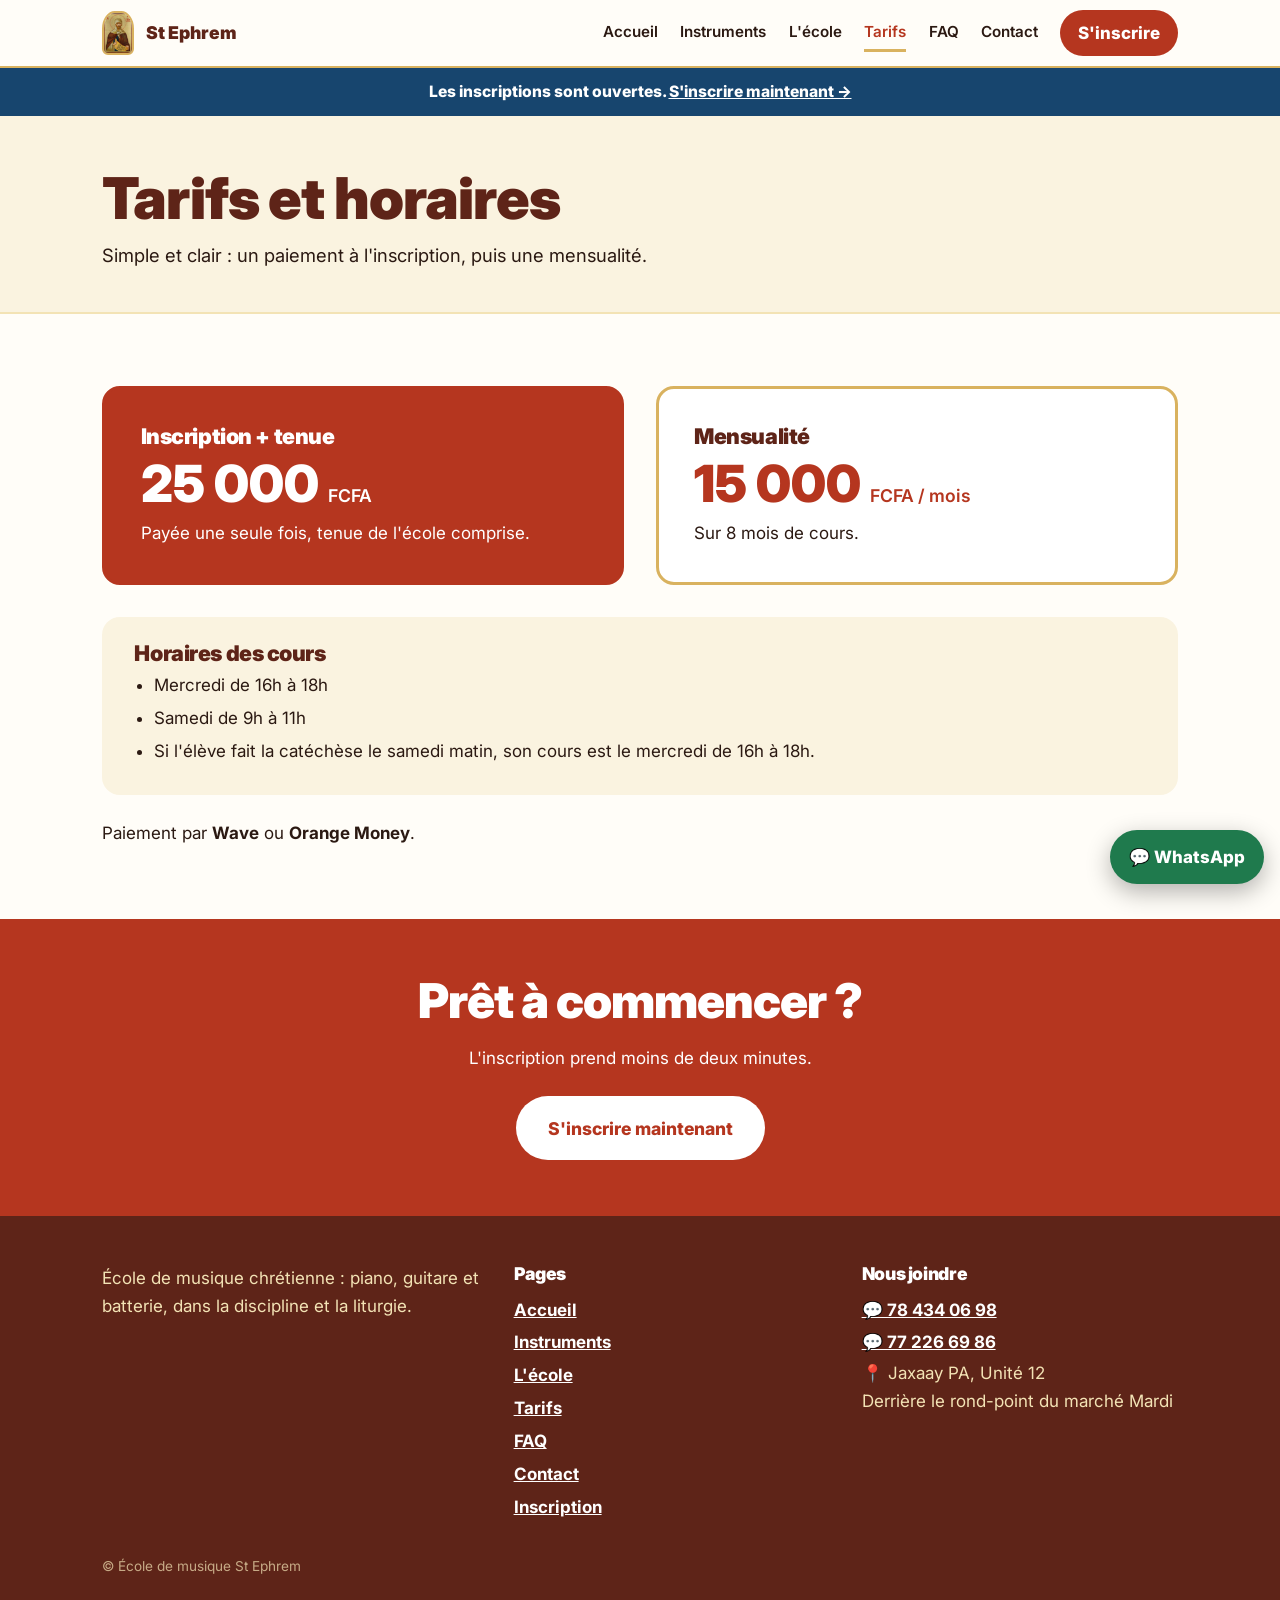
<file: tarifs.html>
<!DOCTYPE html>
<html lang="fr">
<head>
<meta charset="utf-8">
<meta name="viewport" content="width=device-width, initial-scale=1, viewport-fit=cover">
<meta name="theme-color" content="#5E2418">
<title>Tarifs et horaires – École de musique St Ephrem</title>
<meta name="description" content="Inscription + tenue 25 000 FCFA, puis 15 000 FCFA par mois sur 8 mois. Cours le mercredi et le samedi.">
<link rel="icon" href="logo.png">
<link rel="preconnect" href="https://fonts.googleapis.com">
<link rel="preconnect" href="https://fonts.gstatic.com" crossorigin>
<link href="https://fonts.googleapis.com/css2?family=Inter:wght@400;600;800;900&display=swap" rel="stylesheet">
<link rel="stylesheet" href="css/style.css">
</head>
<body>
<header>
  <div class="wrap">
    <a class="marque" href="index.html"><img src="logo.png" alt="Icône de saint Éphrem le Syrien"> St Ephrem</a>
    <button class="burger" id="burger" aria-label="Menu" aria-expanded="false" aria-controls="menu">☰</button>
    <nav id="menu" aria-label="Navigation principale"><a href="index.html">Accueil</a><a href="instruments.html">Instruments</a><a href="ecole.html">L'école</a><a href="tarifs.html" aria-current="page">Tarifs</a><a href="faq.html">FAQ</a><a href="contact.html">Contact</a><a class="btn" href="inscription.html">S'inscrire</a></nav>
  </div>
</header>
<div id="statut" role="status"></div>
<main>
<section class="titre-page"><div class="wrap"><h1>Tarifs et horaires</h1><p>Simple et clair : un paiement à l'inscription, puis une mensualité.</p></div></section>
<section><div class="wrap">
    <div class="tarifs">
      <div class="prix fort rev"><h3>Inscription + tenue</h3><div class="montant">25 000 <span>FCFA</span></div><p>Payée une seule fois, tenue de l'école comprise.</p></div>
      <div class="prix rev"><h3>Mensualité</h3><div class="montant">15 000 <span>FCFA / mois</span></div><p>Sur 8 mois de cours.</p></div>
    </div>
    <div class="horaires rev">
      <h3>Horaires des cours</h3>
      <ul>
        <li>Mercredi de 16h à 18h</li>
        <li>Samedi de 9h à 11h</li>
        <li>Si l'élève fait la catéchèse le samedi matin, son cours est le mercredi de 16h à 18h.</li>
      </ul>
    </div>
    <p class="rev" style="margin-top:1.5rem">Paiement par <strong>Wave</strong> ou <strong>Orange Money</strong>.</p>
</div></section>
<section class="cta-fin"><div class="wrap rev"><h2>Prêt à commencer ?</h2><p style="margin-bottom:1.5rem">L'inscription prend moins de deux minutes.</p><a class="btn grand" href="inscription.html">S'inscrire maintenant</a></div></section>
</main>
<footer>
  <div class="wrap">
    <div class="grille">
      <div class="f-marque"><a class="marque f-logo" href="index.html"><img src="logo.png" alt=""> St Ephrem</a><p>École de musique chrétienne : piano, guitare et batterie, dans la discipline et la liturgie.</p></div>
      <div class="f-pages"><h3>Pages</h3><div class="f-liens"><a href="index.html">Accueil</a><a href="instruments.html">Instruments</a><a href="ecole.html">L'école</a><a href="tarifs.html">Tarifs</a><a href="faq.html">FAQ</a><a href="contact.html">Contact</a><a href="inscription.html">Inscription</a></div></div>
      <div class="f-contact"><h3>Nous joindre</h3><a class="f-btn" href="https://wa.me/221784340698">💬 78 434 06 98</a><a class="f-btn" href="https://wa.me/221772266986">💬 77 226 69 86</a><p>📍 Jaxaay PA, Unité 12<br>Derrière le rond-point du marché Mardi</p></div>
    </div>
    <p class="copy">© École de musique St Ephrem</p>
  </div>
</footer>
<a class="wa" href="https://wa.me/221784340698" aria-label="Écrire sur WhatsApp">💬 WhatsApp</a>
<div class="barre-mobile"><a class="b-insc" href="inscription.html">S'inscrire</a><a class="b-wa" href="https://wa.me/221784340698">💬 WhatsApp</a></div>
<script src="js/main.js"></script>

</body>
</html>
</file>
<file: css/style.css>
:root{
  --or:#D9B25F; --or-clair:#F3E3B5; --rouge:#B5361F; --brun:#5E2418; --bleu:#17456E;
  --blanc:#FFFDF8; --papier:#FAF3E0; --texte:#2B1912; --vert:#1f7a4d;
}
*{box-sizing:border-box;margin:0;padding:0}
html{scroll-behavior:smooth}
body{font-family:Inter,system-ui,Arial,sans-serif;color:var(--texte);background:var(--blanc);line-height:1.65;font-size:17px;overflow-x:hidden;padding-top:68px}
a{color:inherit}
img{max-width:100%}
:focus-visible{outline:3px solid var(--bleu);outline-offset:3px}
h1,h2,h3{font-weight:900;line-height:1.1;letter-spacing:-.02em;color:var(--brun)}
h1{font-size:clamp(2.4rem,7vw,5rem)}
h2{font-size:clamp(1.8rem,4.5vw,3rem);margin-bottom:1rem}
h3{font-size:1.35rem}
.wrap{max-width:1120px;margin:0 auto;padding:0 1.4rem}
section{padding:4.5rem 0}
.sr{position:absolute;left:-9999px}

/* En-tête */
header{position:fixed;inset:0 0 auto 0;z-index:50;background:rgba(255,253,248,.96);backdrop-filter:blur(10px);border-bottom:2px solid var(--or)}
header .wrap{display:flex;align-items:center;justify-content:space-between;height:66px}
.marque{display:flex;align-items:center;gap:.7rem;text-decoration:none;font-weight:900;color:var(--brun);font-size:1.1rem}
.marque img{height:44px;width:32px;object-fit:cover;border-radius:40% 40% 6px 6px;border:2px solid var(--or)}
nav{display:flex;gap:1.4rem;align-items:center}
nav a{text-decoration:none;font-weight:600;font-size:.95rem;padding:.3rem 0;border-bottom:3px solid transparent}
nav a:hover{color:var(--rouge)}
nav a[aria-current=page]:not(.btn){color:var(--rouge);border-bottom-color:var(--or)}
.btn{display:inline-block;background:var(--rouge);color:#fff;text-decoration:none;font-weight:800;padding:.9rem 1.6rem;border-radius:999px;border:0;font:inherit;font-weight:800;cursor:pointer;transition:transform .2s,background .2s;text-align:center}
.btn:hover{background:var(--brun);transform:translateY(-2px)}
.btn.or{background:var(--or);color:var(--brun)}
.btn.or:hover{background:var(--or-clair)}
.btn.vert{background:var(--vert)}
.btn.vert:hover{background:#155c39}
.btn.grand{font-size:1.1rem;padding:1.1rem 2rem}
.btn[disabled]{opacity:.45;cursor:not-allowed;transform:none}
nav a.btn{padding:.55rem 1.1rem;color:#fff;border-bottom:0}
nav a.btn[aria-current=page]{background:var(--brun)}
.burger{display:none;background:none;border:2px solid var(--or);border-radius:10px;width:46px;height:42px;cursor:pointer;color:var(--brun);font-size:1.4rem;line-height:1}
@media(max-width:900px){
  .burger{display:block}
  nav{display:none;position:absolute;top:66px;left:0;right:0;flex-direction:column;align-items:stretch;gap:0;background:var(--blanc);border-bottom:2px solid var(--or);padding:.6rem 1.4rem 1.2rem}
  nav.ouvert{display:flex}
  nav a:not(.btn){padding:.9rem .2rem;border-bottom:1px solid var(--or-clair);font-size:1.05rem}
  nav a.btn{margin-top:.8rem;padding:.9rem}
}

/* Bandeau d'ouverture */
#statut{text-align:center;font-weight:800;padding:.7rem 1rem;background:var(--bleu);color:#fff;font-size:.98rem}
#statut a{color:#fff}
#statut.ferme{background:var(--brun)}

/* En-tête de page */
.titre-page{background:var(--papier);padding:3.2rem 0 2.6rem;border-bottom:2px solid var(--or-clair)}
.titre-page p{max-width:56ch;font-size:1.15rem;margin-top:.6rem}
.titre-page h1{font-size:clamp(2.1rem,6vw,3.6rem)}

/* Hero */
.hero{position:relative;padding:4rem 0 6rem;background:var(--papier);overflow:hidden}
.hero .wrap{display:grid;grid-template-columns:1.1fr .9fr;gap:3rem;align-items:center}
.hero p.lead{font-size:1.25rem;max-width:34ch;margin:1.4rem 0 2rem}
.hero .actions{display:flex;gap:1rem;flex-wrap:wrap}
.icone{position:relative;justify-self:center;width:min(360px,76vw)}
.icone::before{content:"";position:absolute;left:50%;top:-8%;width:118%;aspect-ratio:1;border:4px solid var(--rouge);border-radius:50%;transform:translateX(-50%) scale(var(--s,1));opacity:.85}
.icone::after{content:"";position:absolute;left:50%;top:-14%;width:134%;aspect-ratio:1;border:2px solid var(--or);border-radius:50%;transform:translateX(-50%) scale(var(--s,1))}
.icone img{position:relative;z-index:2;width:100%;border-radius:200px 200px 14px 14px;border:8px solid var(--rouge);box-shadow:0 30px 60px rgba(94,36,24,.35);display:block;animation:entree 1.1s cubic-bezier(.2,.7,.2,1) both}
@keyframes entree{from{opacity:0;transform:translateY(40px) scale(.94)}}
@media(max-width:820px){.hero .wrap{grid-template-columns:1fr}.icone{margin-top:3rem}}

/* Apparition au défilement (actif seulement si JS) */
.js .rev{opacity:0;transform:translateY(40px);transition:opacity .8s ease,transform .8s cubic-bezier(.2,.7,.2,1)}
.js .rev.vu{opacity:1;transform:none}

/* Cartes de navigation (accueil) */
.raccourcis{display:grid;grid-template-columns:repeat(3,1fr);gap:1.2rem}
.carte{display:block;text-decoration:none;background:#fff;border:3px solid var(--or);border-radius:18px;padding:1.8rem;transition:transform .25s,border-color .25s}
.carte:hover{transform:translateY(-5px);border-color:var(--rouge)}
.carte h3{margin-bottom:.4rem}
.carte span{display:inline-block;margin-top:.8rem;color:var(--rouge);font-weight:800}
@media(max-width:820px){.raccourcis{grid-template-columns:1fr}}

/* Chiffres clés */
.infos{display:grid;grid-template-columns:repeat(3,1fr);gap:1.2rem;margin-top:2rem}
.info{background:var(--brun);color:var(--or-clair);border-radius:18px;padding:1.6rem}
.info b{display:block;color:#fff;font-size:2rem;font-weight:900;line-height:1.1}
@media(max-width:820px){.infos{grid-template-columns:1fr}}

/* Instruments */
.instruments{display:grid;grid-template-columns:repeat(3,1fr);gap:1.5rem;margin-top:2.5rem}
.inst{position:relative;min-height:420px;border-radius:220px 220px 18px 18px;overflow:hidden;display:flex;align-items:flex-end;color:#fff;border:3px solid var(--or);
  background-image:var(--img),linear-gradient(160deg,var(--bleu),var(--brun));background-size:cover;background-position:center}
.inst:nth-child(2){margin-top:2.5rem;background-image:var(--img),linear-gradient(160deg,var(--rouge),var(--brun))}
.inst:nth-child(3){background-image:var(--img),linear-gradient(160deg,var(--brun),var(--bleu))}
.inst::before{content:"";position:absolute;inset:0;background:linear-gradient(transparent 35%,rgba(40,15,8,.88))}
.inst div{position:relative;padding:1.8rem}
.inst h3{color:#fff;font-size:2rem}
.inst p{font-size:.98rem;opacity:.95}
.inst:hover{transform:translateY(-6px);transition:transform .3s}
@media(max-width:820px){.instruments{grid-template-columns:1fr}.inst:nth-child(2){margin-top:0}.inst{min-height:380px}}

/* École */
.ecole{background:var(--brun);color:var(--or-clair)}
.ecole h2{color:#fff}
.ecole .wrap{display:grid;grid-template-columns:1fr 1fr;gap:3rem;align-items:center}
.valeurs{list-style:none;display:grid;gap:1.3rem}
.valeurs li{border-left:5px solid var(--or);padding-left:1.2rem}
.valeurs strong{display:block;color:#fff;font-size:1.25rem;font-weight:800}
@media(max-width:820px){.ecole .wrap{grid-template-columns:1fr}}

/* Prière */
.priere{text-align:center;background:radial-gradient(circle at 50% 0,var(--or-clair),var(--blanc) 70%)}
.priere h2{margin-bottom:2rem}
blockquote{max-width:30ch;margin:0 auto;font-size:clamp(1.5rem,3.4vw,2.4rem);font-weight:800;line-height:1.3;color:var(--rouge)}
blockquote small{display:block;margin-top:1.5rem;font-size:1rem;font-weight:600;color:var(--brun)}

/* Tarifs */
.tarifs{display:grid;grid-template-columns:1fr 1fr;gap:2rem}
.prix{padding:2.2rem;border:3px solid var(--or);border-radius:18px;background:#fff}
.prix.fort{background:var(--rouge);color:#fff;border-color:var(--rouge)}
.prix.fort h3,.prix.fort .montant{color:#fff}
.montant{font-size:3.2rem;font-weight:900;color:var(--rouge);line-height:1;margin:.6rem 0}
.montant span{font-size:1.1rem;font-weight:600}
.horaires{margin-top:2rem;padding:1.6rem 2rem;background:var(--papier);border-radius:18px}
.horaires li{margin:.3rem 0 .3rem 1.2rem}
@media(max-width:820px){.tarifs{grid-template-columns:1fr}.montant{font-size:2.6rem}}

/* Inscription */
.etapes{display:grid;grid-template-columns:repeat(4,1fr);gap:1rem;margin:0 0 2.5rem;counter-reset:e;list-style:none}
.etapes li{counter-increment:e;padding:1rem 1.1rem;background:#fff;border-top:5px solid var(--or);border-radius:10px;font-weight:600;font-size:.95rem}
.etapes li::before{content:counter(e);display:block;font-size:1.8rem;font-weight:900;color:var(--rouge);line-height:1.2}
.etapes li.actif{border-top-color:var(--rouge);background:#fff7f4}
.etapes li.fait{border-top-color:var(--vert)}
.etapes li.fait::before{content:"✓";color:var(--vert)}
@media(max-width:820px){.etapes{grid-template-columns:1fr 1fr}}
.insc-grille{display:grid;grid-template-columns:minmax(0,1.5fr) minmax(0,1fr);gap:2rem;align-items:start}
@media(max-width:900px){.insc-grille{grid-template-columns:1fr}}
form{background:#fff;padding:2rem;border-radius:18px;border:3px solid var(--or);display:grid;gap:1.4rem}
label,.lbl{font-weight:800;display:block;margin-bottom:.35rem}
.aide{font-weight:400;font-size:.9rem;color:#6b5a50;display:block}
input[type=text],input[type=tel],select{width:100%;padding:1rem;border:2px solid #d9cdb0;border-radius:12px;font:inherit;background:var(--blanc);min-height:54px}
input:focus,select:focus{border-color:var(--bleu);outline:none}
input.erreur,select.erreur{border-color:var(--rouge);background:#fff7f4}
.err{display:none;color:var(--rouge);font-weight:700;font-size:.92rem;margin-top:.3rem}
.err.show{display:block}
.duo{display:grid;grid-template-columns:1fr 1fr;gap:1rem}
.choix{display:grid;grid-template-columns:repeat(3,1fr);gap:.8rem}
.choix.deux{grid-template-columns:1fr 1fr}
.choix label{margin:0;font-weight:700;border:2px solid #d9cdb0;border-radius:12px;padding:.9rem .5rem;text-align:center;cursor:pointer;background:var(--blanc);transition:border-color .2s,background .2s;min-height:54px;display:flex;align-items:center;justify-content:center}
.choix input{position:absolute;opacity:0;pointer-events:none}
.choix label:has(input:checked){border-color:var(--rouge);background:#fff1ed;color:var(--rouge)}
.choix label:has(input:focus-visible){outline:3px solid var(--bleu);outline-offset:2px}
.engage label{font-weight:600;display:flex;gap:.7rem;align-items:flex-start}
.engage input{margin-top:.3rem;accent-color:var(--rouge);width:1.3rem;height:1.3rem;flex:none}
.msg{display:none;padding:1rem 1.2rem;border-radius:10px;font-weight:600}
.msg.show{display:block}
.msg.non{background:#fde8e4;color:var(--rouge);border:2px solid var(--rouge)}
.msg.ok{background:#e6f0f8;color:var(--bleu);border:2px solid var(--bleu)}
.cote{display:grid;gap:1.2rem}
.boite{background:var(--papier);border-radius:18px;padding:1.5rem 1.6rem}
.boite li{margin:.4rem 0 .4rem 1.2rem}
.boite h3{margin-bottom:.5rem}
.num{display:flex;align-items:center;gap:.8rem;flex-wrap:wrap;margin:.6rem 0}
.num b{font-size:1.5rem;letter-spacing:.02em;color:var(--brun)}
.copier{background:#fff;border:2px solid var(--or);color:var(--brun);border-radius:999px;padding:.4rem .9rem;font:inherit;font-weight:800;font-size:.9rem;cursor:pointer}
.copier:hover{background:var(--or-clair)}
/* Succès */
#succes{display:none;background:#fff;border:3px solid var(--vert);border-radius:18px;padding:2rem}
#succes.show{display:block}
#succes h2{color:var(--vert);font-size:1.8rem}
#succes ol{margin:1rem 0 1.5rem 1.3rem}
#succes li{margin:.6rem 0}
.recap{background:var(--papier);border-radius:12px;padding:1rem 1.2rem;margin:1rem 0;font-weight:600}
.actions-col{display:grid;gap:.8rem}
@media(max-width:600px){.duo,.choix{grid-template-columns:1fr}.choix.deux{grid-template-columns:1fr 1fr}form{padding:1.4rem}}

/* FAQ */
details{border-bottom:2px solid var(--or);padding:1.2rem 0}
summary{font-weight:800;font-size:1.12rem;cursor:pointer;list-style:none;display:flex;justify-content:space-between;gap:1rem}
summary::-webkit-details-marker{display:none}
summary::after{content:"+";color:var(--rouge);font-size:1.6rem;line-height:1;transition:transform .3s;flex:none}
details[open] summary::after{transform:rotate(45deg)}
details p{margin-top:.8rem;max-width:68ch}

/* Contact */
.contact-grille{display:grid;grid-template-columns:1fr 1fr;gap:1.5rem}
.contact-grille .boite{background:#fff;border:3px solid var(--or)}
.contact-grille a:not(.btn){font-weight:800}
@media(max-width:820px){.contact-grille{grid-template-columns:1fr}}
.cta-fin{background:var(--rouge);color:#fff;text-align:center;padding:3.5rem 0}
.cta-fin h2{color:#fff}
.cta-fin .btn{background:#fff;color:var(--rouge)}
.cta-fin .btn:hover{background:var(--or-clair)}

/* Pied de page */
footer{background:var(--brun);color:var(--or-clair);padding:3rem 0 2rem}
footer .grille{display:grid;grid-template-columns:1.2fr 1fr 1fr;gap:2rem;align-items:start}
footer h3{color:#fff;font-size:1.1rem;margin-bottom:.6rem}
footer a{font-weight:700;color:#fff;display:block;padding:.15rem 0}
.copy{margin-top:2rem;font-size:.85rem;opacity:.7}
@media(max-width:820px){footer .grille{grid-template-columns:1fr}}

/* Bouton WhatsApp flottant */
.wa{position:fixed;right:1rem;bottom:1rem;z-index:40;background:var(--vert);color:#fff;text-decoration:none;font-weight:800;padding:.8rem 1.2rem;border-radius:999px;box-shadow:0 8px 24px rgba(0,0,0,.3)}
.wa:hover{background:#155c39}

@media(prefers-reduced-motion:reduce){*{animation:none!important;transition:none!important}.js .rev{opacity:1;transform:none}html{scroll-behavior:auto}}

/* ============ Adaptation mobile ============ */
.barre-mobile{display:none}
@media(max-width:900px){
  nav{max-height:calc(100vh - 66px);overflow-y:auto}
}
@media(max-width:700px){
  body{font-size:16.5px;padding-bottom:calc(76px + env(safe-area-inset-bottom))}
  body.sans-barre{padding-bottom:0}
  section{padding:3rem 0}
  .wrap{padding:0 1.1rem}
  h2{margin-bottom:.8rem}
  #statut{font-size:.9rem;padding:.55rem .8rem}
  .titre-page{padding:2.2rem 0 1.8rem}
  .titre-page p{font-size:1.05rem}

  /* Accueil */
  .hero{padding:2.2rem 0 3.5rem}
  .hero p.lead{font-size:1.1rem;margin:1rem 0 1.4rem}
  .hero .actions{flex-direction:column;gap:.7rem}
  .hero .actions .btn{width:100%}
  .icone{width:min(240px,62vw);margin-top:2.2rem}
  .icone img{border-width:6px}
  .infos{grid-template-columns:1fr;gap:.7rem}
  .info{padding:1.1rem 1.3rem;display:flex;align-items:baseline;gap:.8rem;flex-wrap:wrap}
  .info b{font-size:1.5rem}
  .carte{padding:1.2rem 1.3rem}
  .raccourcis{gap:.8rem}

  /* Instruments : cartes plus basses */
  .instruments{gap:1rem;margin-top:1.8rem}
  .inst{min-height:300px;border-radius:150px 150px 16px 16px}
  .inst h3{font-size:1.7rem}
  .inst div{padding:1.4rem}

  /* Tarifs */
  .prix{padding:1.5rem}
  .montant{font-size:2.4rem}
  .horaires{padding:1.2rem 1.3rem}

  /* Inscription */
  .etapes{grid-template-columns:1fr 1fr;gap:.6rem;margin-bottom:1.6rem}
  .etapes li{padding:.7rem .8rem;font-size:.85rem}
  .etapes li::before{font-size:1.4rem}
  .choix{grid-template-columns:repeat(3,1fr);gap:.5rem}
  .choix.deux{grid-template-columns:1fr 1fr}
  .choix label{padding:.8rem .2rem;font-size:.98rem}
  .duo{grid-template-columns:1fr}
  .boite{padding:1.2rem 1.3rem}
  .num b{font-size:1.35rem}
  #succes{padding:1.4rem}
  #succes .btn,.cote .btn{width:100%}
  .btn.grand{width:100%;padding:1.05rem 1rem}

  /* Contact / FAQ / appel à l'action */
  .contact-grille .btn{width:100%}
  summary{font-size:1.05rem}
  .cta-fin{padding:2.6rem 0}
  .cta-fin .btn{width:100%}

  /* Pied de page compact */
  footer{padding:2.2rem 0 1.5rem}
  footer a{padding:.45rem 0}

  /* Barre d'actions fixe en bas */
  .wa{display:none}
  .barre-mobile{display:grid;grid-template-columns:1fr 1fr;gap:.6rem;position:fixed;left:0;right:0;bottom:0;z-index:40;padding:.6rem .8rem calc(.6rem + env(safe-area-inset-bottom));background:rgba(255,253,248,.97);border-top:2px solid var(--or);box-shadow:0 -6px 20px rgba(0,0,0,.12)}
  .barre-mobile a{text-decoration:none;font-weight:800;text-align:center;padding:.85rem .5rem;border-radius:999px;color:#fff;min-height:48px;display:flex;align-items:center;justify-content:center}
  .barre-mobile .b-insc{background:var(--rouge)}
  .barre-mobile .b-wa{background:var(--vert)}
}
@media(max-width:360px){
  h1{font-size:2.2rem}
  .marque{font-size:1rem}
}
@media(max-width:700px){
  .copier{min-height:44px;padding:.5rem 1.1rem}
  .contact-grille .boite p a:not(.btn),main p a:not(.btn){display:inline-block;padding:.5rem .3rem}
}

/* ===== Mobile : en-tête, menu, pied de page ===== */
.f-btn{display:block}
.f-logo{color:#fff!important;margin-bottom:.6rem;display:inline-flex!important}
@media(min-width:701px){.f-logo{display:none!important}}
@media(max-width:900px){
  header{backdrop-filter:none;-webkit-backdrop-filter:none;background:var(--blanc)}
  header .wrap{height:60px}
  body{padding-top:60px}
  .marque img{height:40px;width:29px}
  .burger{width:48px;height:44px;font-size:1.5rem;background:var(--papier)}
  /* Menu plein écran */
  nav{position:fixed;top:60px;left:0;right:0;bottom:0;max-height:none;background:var(--blanc);padding:.4rem 1.1rem calc(1.2rem + env(safe-area-inset-bottom));border:0;overflow-y:auto;z-index:49}
  nav a:not(.btn){display:flex;align-items:center;justify-content:space-between;font-size:1.25rem;font-weight:800;color:var(--brun);padding:1.05rem .3rem;border-bottom:1px solid var(--or-clair);min-height:60px}
  nav a:not(.btn)::after{content:"›";color:var(--or);font-size:1.6rem}
  nav a[aria-current=page]:not(.btn){color:var(--rouge);border-bottom:1px solid var(--or-clair);background:var(--papier);border-radius:10px;padding-left:.8rem}
  nav a.btn{margin-top:1.2rem;font-size:1.15rem;padding:1.05rem}
  body.menu-ouvert{overflow:hidden}
}
@media(max-width:700px){
  #statut{margin:0}
  /* Pied de page */
  footer{padding:2.2rem 0 1.2rem;text-align:left}
  footer .grille{grid-template-columns:1fr;gap:1.6rem}
  .f-marque p{max-width:40ch}
  .f-pages .f-liens{display:grid;grid-template-columns:1fr 1fr;gap:0 1rem}
  footer .f-pages a{padding:.7rem 0;font-weight:700;text-decoration:none;border-bottom:1px solid rgba(243,227,181,.25)}
  footer .f-btn{display:flex;align-items:center;justify-content:center;background:var(--vert);color:#fff;border-radius:999px;padding:.9rem;min-height:50px;margin-bottom:.6rem;text-decoration:none;font-size:1.05rem}
  .f-contact p{margin-top:.8rem;font-size:.95rem}
  .copy{text-align:center;margin-top:1.6rem}
}
</file>
